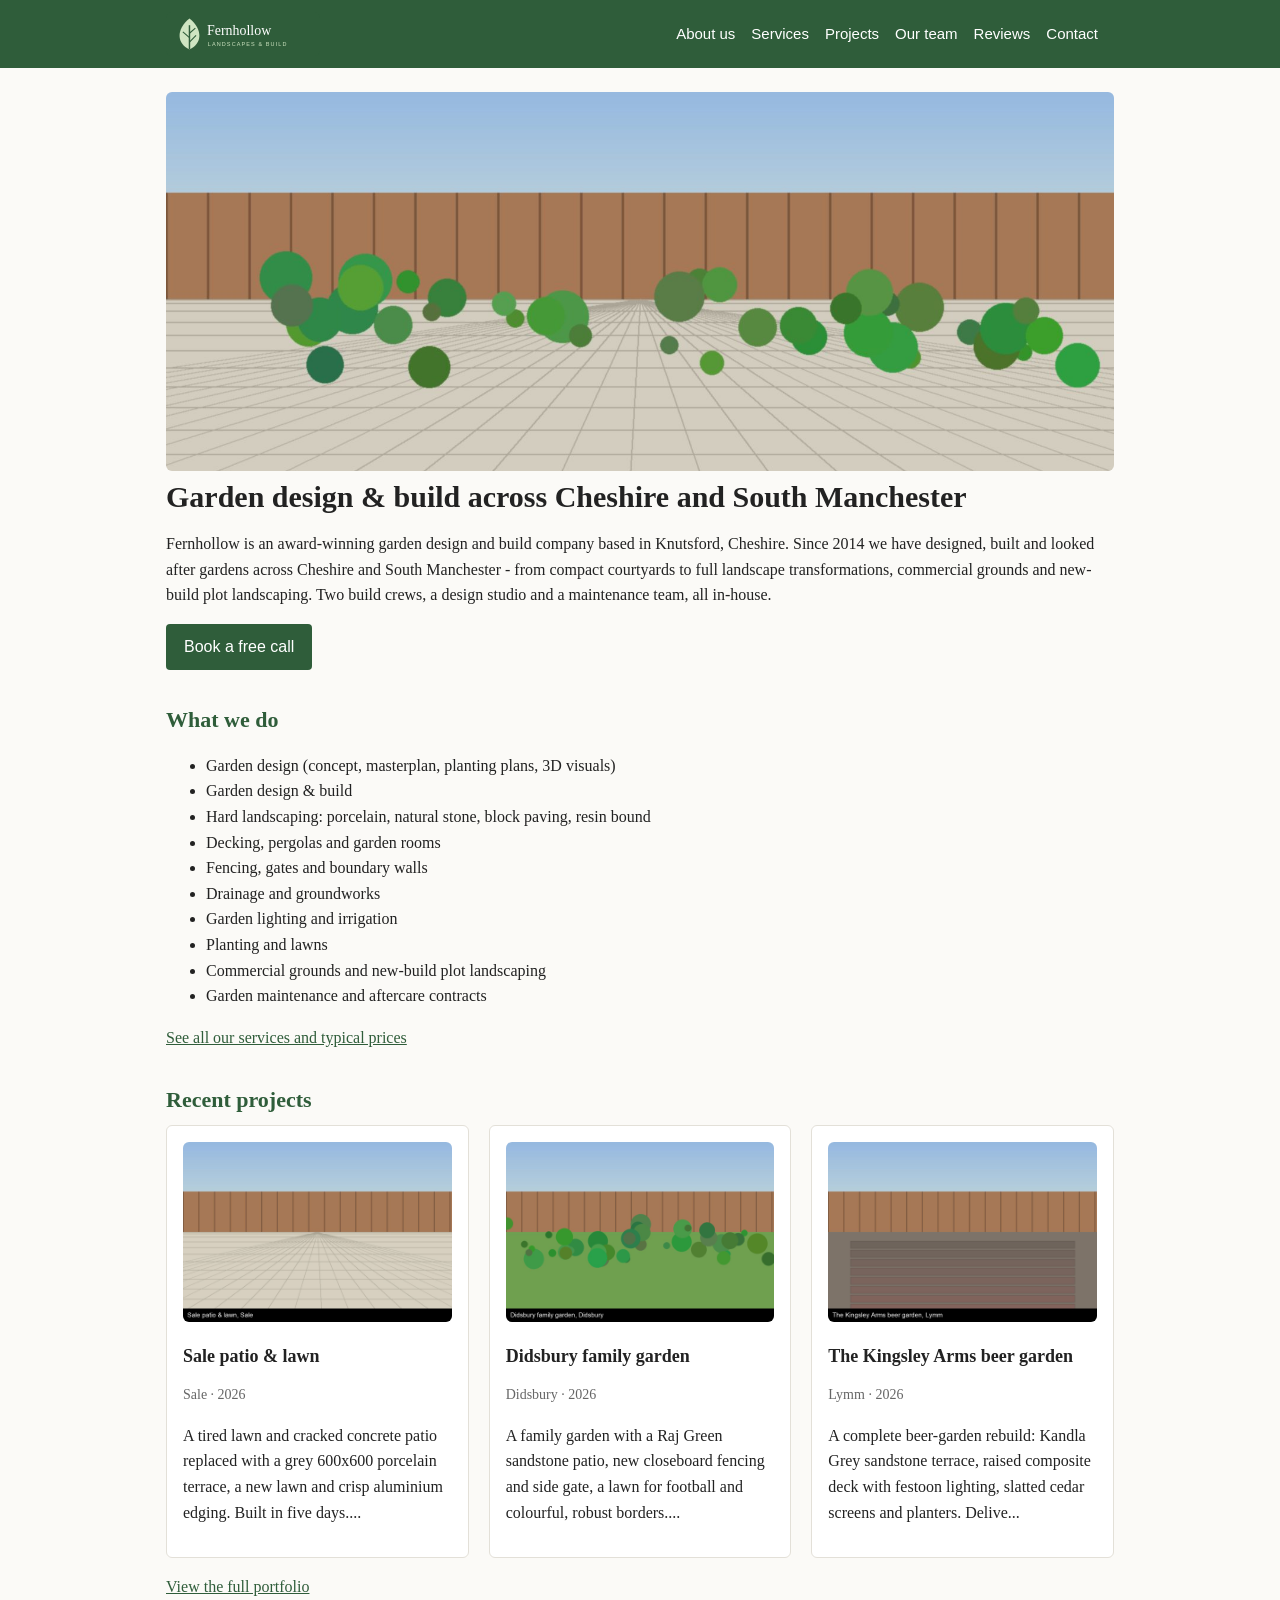
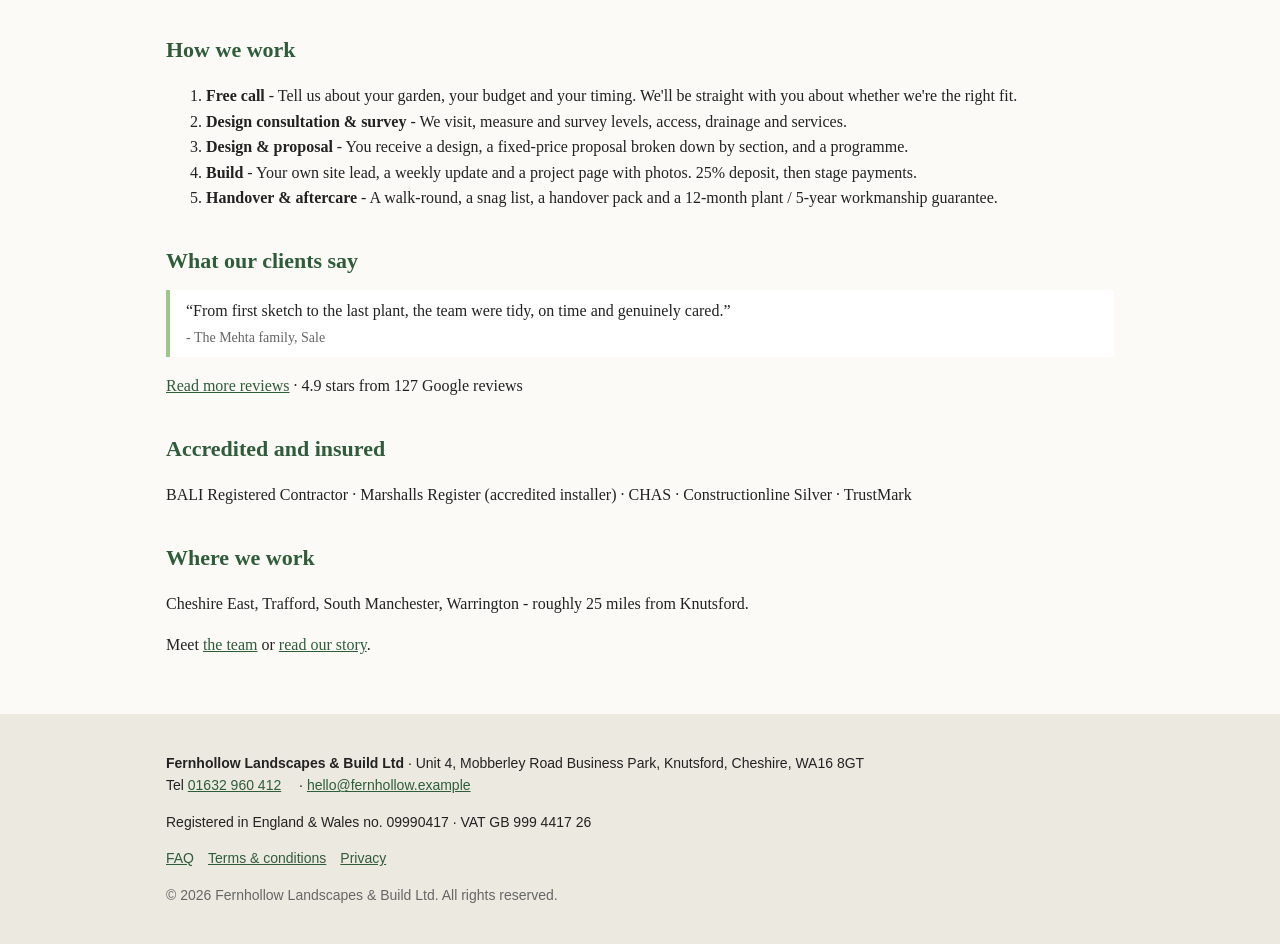
<file: index.html>
<!doctype html>
<html lang="en-GB">
<head>
<meta charset="utf-8">
<meta name="viewport" content="width=device-width, initial-scale=1">
<title>Garden Design &amp; Build in Cheshire | Fernhollow Landscapes</title>
<meta name="description" content="Award-winning garden design and build in Knutsford, Cheshire and South Manchester. Patios, planting, pergolas, garden rooms and maintenance.">
<link rel="icon" href="images/fernhollow-icon.png">
<link rel="apple-touch-icon" href="images/fernhollow-icon.png">
<link rel="stylesheet" href="style.css">
</head>
<body>
<header><div class="wrap">
<a href="./"><img src="images/fernhollow-logo.svg" alt="Fernhollow Landscapes &amp; Build logo"></a>
<nav><a href="about.html">About us</a><a href="services.html">Services</a><a href="projects.html">Projects</a><a href="team.html">Our team</a><a href="testimonials.html">Reviews</a><a href="contact.html">Contact</a></nav>
</div></header>
<main><div class="wrap">

<img class="photo" src="images/hero.jpg" alt="A Fernhollow garden: sandstone terrace, lawn and naturalistic planting" loading="lazy">
<h1>Garden design &amp; build across Cheshire and South Manchester</h1>
<p>Fernhollow is an award-winning garden design and build company based in Knutsford, Cheshire. Since 2014 we have designed, built and looked after gardens across Cheshire and South Manchester - from compact courtyards to full landscape transformations, commercial grounds and new-build plot landscaping. Two build crews, a design studio and a maintenance team, all in-house.</p>
<p><a class="cta" href="contact.html">Book a free call</a></p>

<h2>What we do</h2>
<ul><li>Garden design (concept, masterplan, planting plans, 3D visuals)</li><li>Garden design &amp; build</li><li>Hard landscaping: porcelain, natural stone, block paving, resin bound</li><li>Decking, pergolas and garden rooms</li><li>Fencing, gates and boundary walls</li><li>Drainage and groundworks</li><li>Garden lighting and irrigation</li><li>Planting and lawns</li><li>Commercial grounds and new-build plot landscaping</li><li>Garden maintenance and aftercare contracts</li></ul>
<p><a href="services.html">See all our services and typical prices</a></p>

<h2>Recent projects</h2>
<div class="grid"><div class="card"><img class="photo" src="images/project-1.jpg" alt="Sale patio &amp; lawn" loading="lazy"><h3>Sale patio &amp; lawn</h3><p class="muted">Sale &middot; 2026</p><p>A tired lawn and cracked concrete patio replaced with a grey 600x600 porcelain terrace, a new lawn and crisp aluminium edging. Built in five days....</p></div><div class="card"><img class="photo" src="images/project-2.jpg" alt="Didsbury family garden" loading="lazy"><h3>Didsbury family garden</h3><p class="muted">Didsbury &middot; 2026</p><p>A family garden with a Raj Green sandstone patio, new closeboard fencing and side gate, a lawn for football and colourful, robust borders....</p></div><div class="card"><img class="photo" src="images/project-3.jpg" alt="The Kingsley Arms beer garden" loading="lazy"><h3>The Kingsley Arms beer garden</h3><p class="muted">Lymm &middot; 2026</p><p>A complete beer-garden rebuild: Kandla Grey sandstone terrace, raised composite deck with festoon lighting, slatted cedar screens and planters. Delive...</p></div></div>
<p><a href="projects.html">View the full portfolio</a></p>

<h2>How we work</h2>
<ol><li><strong>Free call</strong> - Tell us about your garden, your budget and your timing. We&#x27;ll be straight with you about whether we&#x27;re the right fit.</li><li><strong>Design consultation &amp; survey</strong> - We visit, measure and survey levels, access, drainage and services.</li><li><strong>Design &amp; proposal</strong> - You receive a design, a fixed-price proposal broken down by section, and a programme.</li><li><strong>Build</strong> - Your own site lead, a weekly update and a project page with photos. 25% deposit, then stage payments.</li><li><strong>Handover &amp; aftercare</strong> - A walk-round, a snag list, a handover pack and a 12-month plant / 5-year workmanship guarantee.</li></ol>

<h2>What our clients say</h2>
<blockquote>&ldquo;From first sketch to the last plant, the team were tidy, on time and genuinely cared.&rdquo;<br><span class="muted">- The Mehta family, Sale</span></blockquote>
<p><a href="testimonials.html">Read more reviews</a> &middot; 4.9 stars from 127 Google reviews</p>

<h2>Accredited and insured</h2>
<p>BALI Registered Contractor &middot; Marshalls Register (accredited installer) &middot; CHAS &middot; Constructionline Silver &middot; TrustMark</p>

<h2>Where we work</h2>
<p>Cheshire East, Trafford, South Manchester, Warrington - roughly 25 miles from Knutsford.</p>
<p>Meet <a href="team.html">the team</a> or <a href="about.html">read our story</a>.</p>

</div></main>
<footer><div class="wrap">
<p><strong>Fernhollow Landscapes &amp; Build Ltd</strong> &middot; Unit 4, Mobberley Road Business Park, Knutsford, Cheshire, WA16 8GT<br>
Tel <a href="tel:01632960412">01632 960 412</a> &middot; <a href="mailto:hello@fernhollow.example">hello@fernhollow.example</a></p>
<p>Registered in England &amp; Wales no. 09990417 &middot; VAT GB 999 4417 26</p>
<p><a href="faq.html">FAQ</a><a href="terms.html">Terms &amp; conditions</a><a href="privacy.html">Privacy</a></p>
<p class="muted">&copy; 2026 Fernhollow Landscapes &amp; Build Ltd. All rights reserved.</p>
</div></footer>
</body>
</html>
</file>
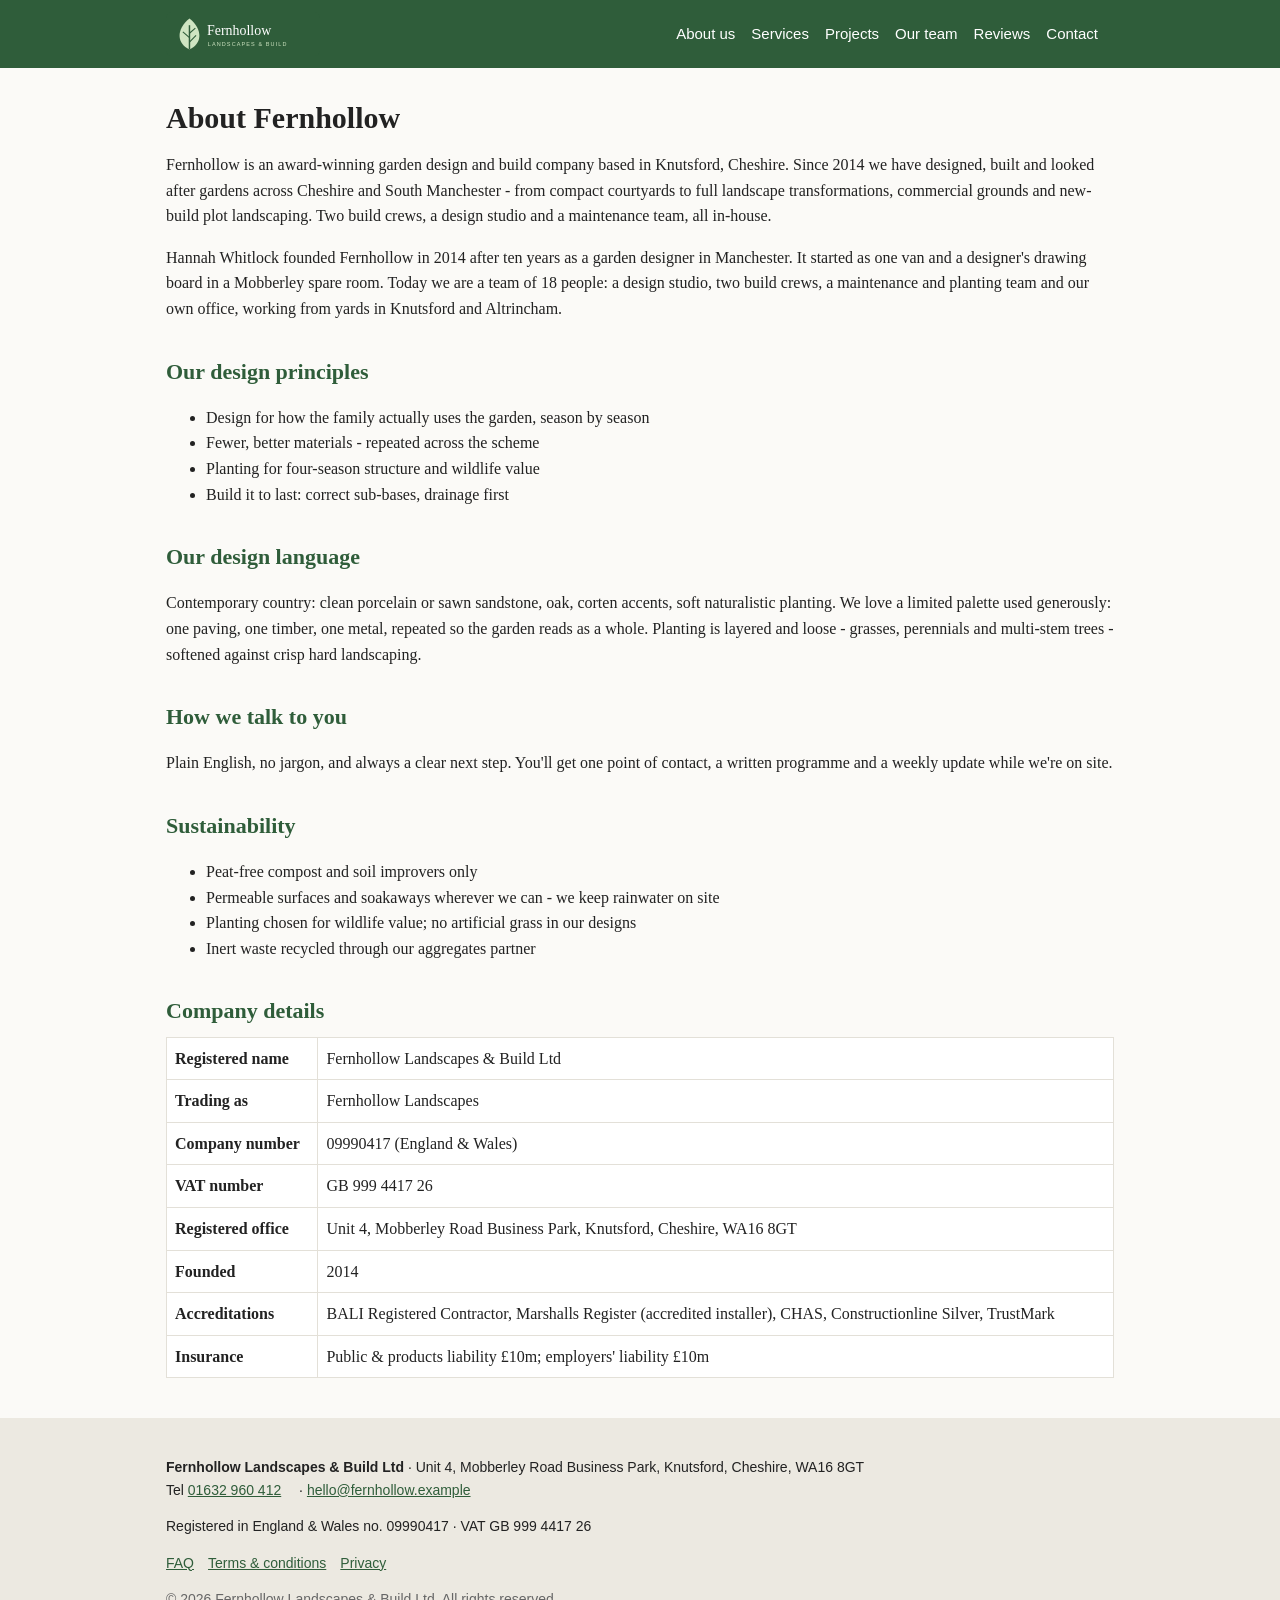
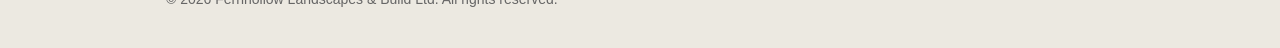
<file: about.html>
<!doctype html>
<html lang="en-GB">
<head>
<meta charset="utf-8">
<meta name="viewport" content="width=device-width, initial-scale=1">
<title>About us | Fernhollow Landscapes</title>
<meta name="description" content="The story, design principles and company details of Fernhollow Landscapes &amp; Build, Knutsford.">
<link rel="icon" href="images/fernhollow-icon.png">
<link rel="apple-touch-icon" href="images/fernhollow-icon.png">
<link rel="stylesheet" href="style.css">
</head>
<body>
<header><div class="wrap">
<a href="./"><img src="images/fernhollow-logo.svg" alt="Fernhollow Landscapes &amp; Build logo"></a>
<nav><a href="about.html" aria-current=page>About us</a><a href="services.html">Services</a><a href="projects.html">Projects</a><a href="team.html">Our team</a><a href="testimonials.html">Reviews</a><a href="contact.html">Contact</a></nav>
</div></header>
<main><div class="wrap">

<h1>About Fernhollow</h1>
<p>Fernhollow is an award-winning garden design and build company based in Knutsford, Cheshire. Since 2014 we have designed, built and looked after gardens across Cheshire and South Manchester - from compact courtyards to full landscape transformations, commercial grounds and new-build plot landscaping. Two build crews, a design studio and a maintenance team, all in-house.</p>
<p>Hannah Whitlock founded Fernhollow in 2014 after ten years as a garden designer in Manchester. It started as one van and a designer's drawing board in a Mobberley spare room. Today we are a team of 18 people: a design studio, two build crews, a maintenance and planting team and our own office, working from yards in Knutsford and Altrincham.</p>

<h2>Our design principles</h2>
<ul><li>Design for how the family actually uses the garden, season by season</li><li>Fewer, better materials - repeated across the scheme</li><li>Planting for four-season structure and wildlife value</li><li>Build it to last: correct sub-bases, drainage first</li></ul>

<h2>Our design language</h2>
<p>Contemporary country: clean porcelain or sawn sandstone, oak, corten accents, soft naturalistic planting. We love a limited palette used generously: one paving, one timber, one metal, repeated so the garden reads as a whole. Planting is layered and loose - grasses, perennials and multi-stem trees - softened against crisp hard landscaping.</p>

<h2>How we talk to you</h2>
<p>Plain English, no jargon, and always a clear next step. You'll get one point of contact, a written programme and a weekly update while we're on site.</p>

<h2>Sustainability</h2>
<ul>
<li>Peat-free compost and soil improvers only</li>
<li>Permeable surfaces and soakaways wherever we can - we keep rainwater on site</li>
<li>Planting chosen for wildlife value; no artificial grass in our designs</li>
<li>Inert waste recycled through our aggregates partner</li>
</ul>

<h2>Company details</h2>
<table>
<tr><th>Registered name</th><td>Fernhollow Landscapes &amp; Build Ltd</td></tr>
<tr><th>Trading as</th><td>Fernhollow Landscapes</td></tr>
<tr><th>Company number</th><td>09990417 (England &amp; Wales)</td></tr>
<tr><th>VAT number</th><td>GB 999 4417 26</td></tr>
<tr><th>Registered office</th><td>Unit 4, Mobberley Road Business Park, Knutsford, Cheshire, WA16 8GT</td></tr>
<tr><th>Founded</th><td>2014</td></tr>
<tr><th>Accreditations</th><td>BALI Registered Contractor, Marshalls Register (accredited installer), CHAS, Constructionline Silver, TrustMark</td></tr>
<tr><th>Insurance</th><td>Public &amp; products liability £10m; employers' liability £10m</td></tr>
</table>

</div></main>
<footer><div class="wrap">
<p><strong>Fernhollow Landscapes &amp; Build Ltd</strong> &middot; Unit 4, Mobberley Road Business Park, Knutsford, Cheshire, WA16 8GT<br>
Tel <a href="tel:01632960412">01632 960 412</a> &middot; <a href="mailto:hello@fernhollow.example">hello@fernhollow.example</a></p>
<p>Registered in England &amp; Wales no. 09990417 &middot; VAT GB 999 4417 26</p>
<p><a href="faq.html">FAQ</a><a href="terms.html">Terms &amp; conditions</a><a href="privacy.html">Privacy</a></p>
<p class="muted">&copy; 2026 Fernhollow Landscapes &amp; Build Ltd. All rights reserved.</p>
</div></footer>
</body>
</html>
</file>
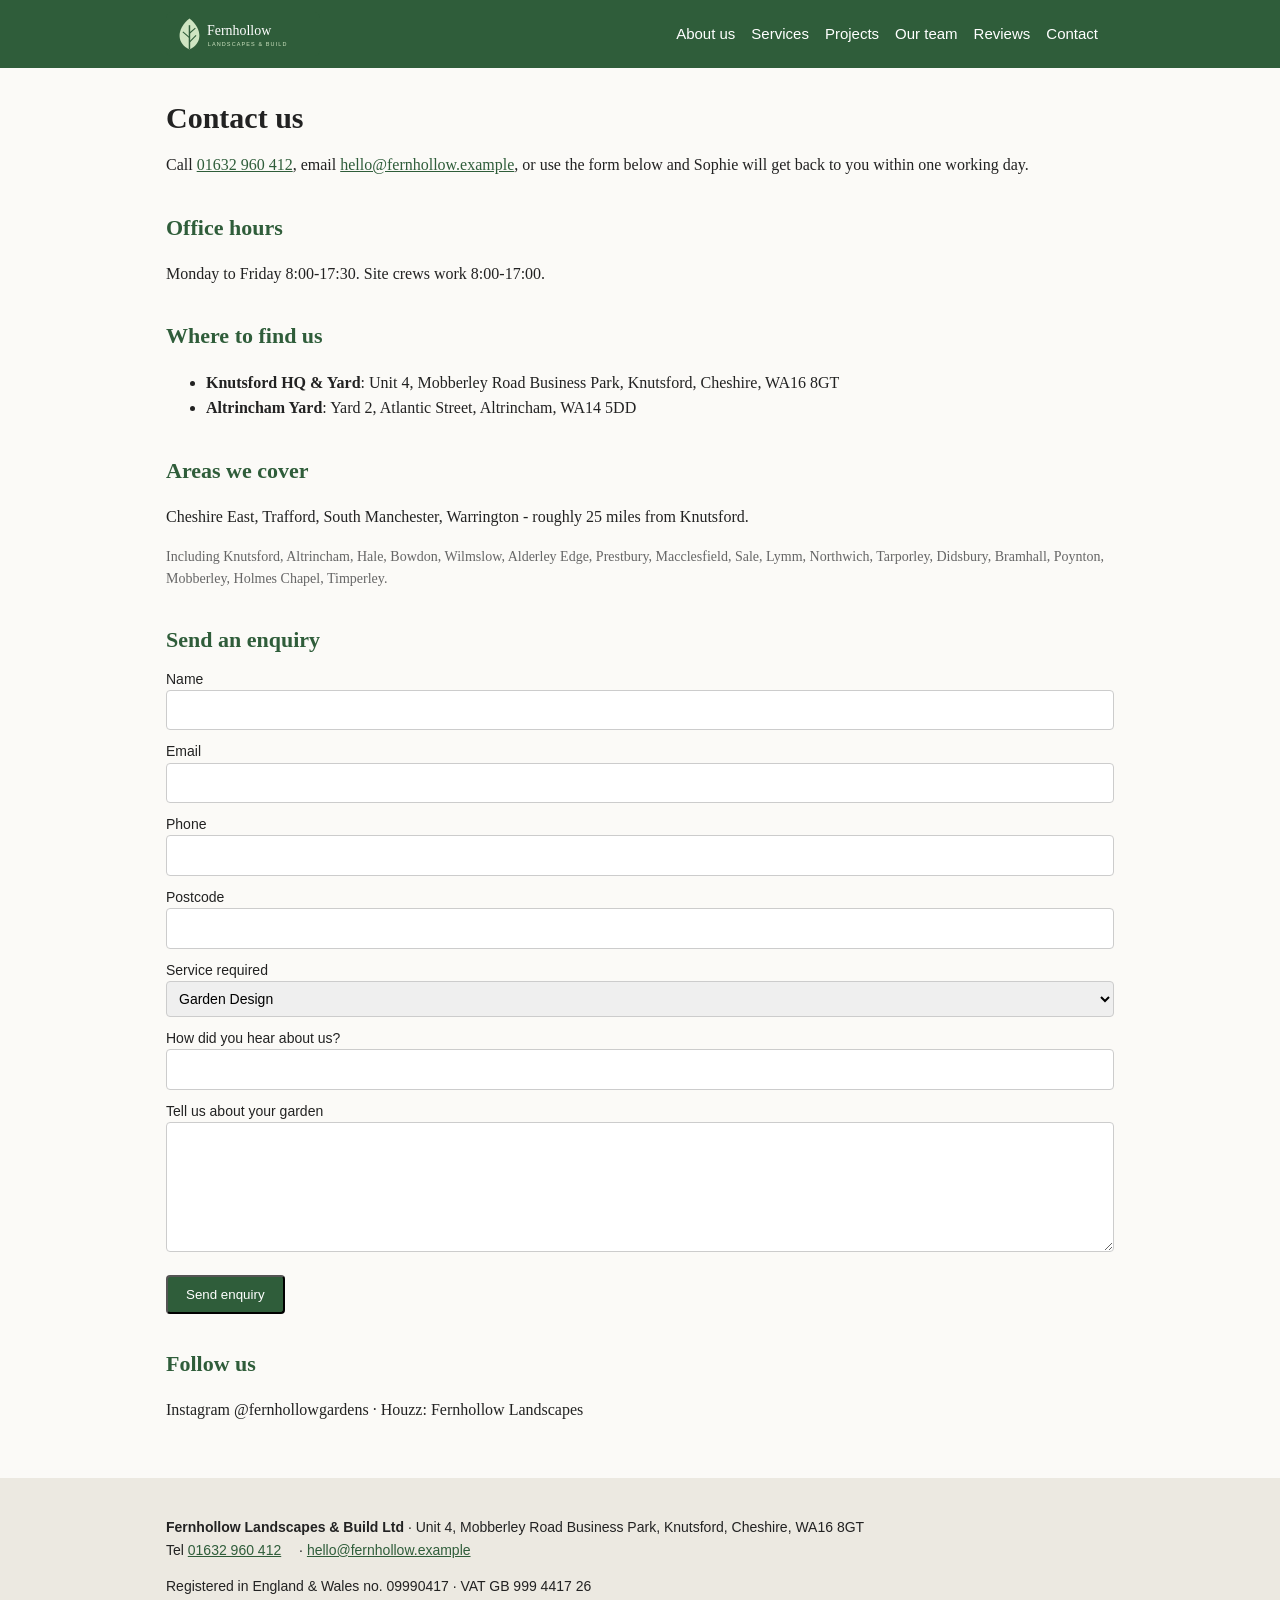
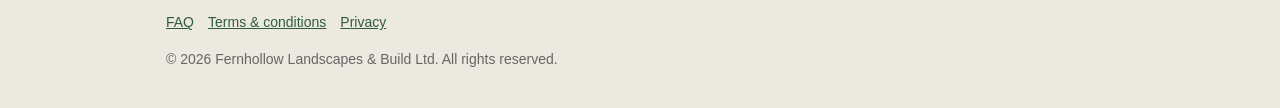
<file: contact.html>
<!doctype html>
<html lang="en-GB">
<head>
<meta charset="utf-8">
<meta name="viewport" content="width=device-width, initial-scale=1">
<title>Contact | Fernhollow Landscapes</title>
<meta name="description" content="Contact Fernhollow Landscapes &amp; Build: phone, email, address, office hours and areas covered.">
<link rel="icon" href="images/fernhollow-icon.png">
<link rel="apple-touch-icon" href="images/fernhollow-icon.png">
<link rel="stylesheet" href="style.css">
</head>
<body>
<header><div class="wrap">
<a href="./"><img src="images/fernhollow-logo.svg" alt="Fernhollow Landscapes &amp; Build logo"></a>
<nav><a href="about.html">About us</a><a href="services.html">Services</a><a href="projects.html">Projects</a><a href="team.html">Our team</a><a href="testimonials.html">Reviews</a><a href="contact.html" aria-current=page>Contact</a></nav>
</div></header>
<main><div class="wrap">

<h1>Contact us</h1>
<p>Call <a href="tel:01632960412">01632 960 412</a>, email <a href="mailto:hello@fernhollow.example">hello@fernhollow.example</a>, or use the form below and Sophie will get back to you within one working day.</p>
<h2>Office hours</h2>
<p>Monday to Friday 8:00-17:30. Site crews work 8:00-17:00.</p>
<h2>Where to find us</h2>
<ul><li><strong>Knutsford HQ &amp; Yard</strong>: Unit 4, Mobberley Road Business Park, Knutsford, Cheshire, WA16 8GT</li><li><strong>Altrincham Yard</strong>: Yard 2, Atlantic Street, Altrincham, WA14 5DD</li></ul>
<h2>Areas we cover</h2>
<p>Cheshire East, Trafford, South Manchester, Warrington - roughly 25 miles from Knutsford.</p>
<p class="muted">Including Knutsford, Altrincham, Hale, Bowdon, Wilmslow, Alderley Edge, Prestbury, Macclesfield, Sale, Lymm, Northwich, Tarporley, Didsbury, Bramhall, Poynton, Mobberley, Holmes Chapel, Timperley.</p>
<h2>Send an enquiry</h2>
<form action="mailto:hello@fernhollow.example" method="post" enctype="text/plain">
<label>Name <input name="name" required></label>
<label>Email <input name="email" type="email" required></label>
<label>Phone <input name="phone"></label>
<label>Postcode <input name="postcode"></label>
<label>Service required <select name="service"><option>Garden Design</option><option>Garden Landscaping</option><option>Garden Design &amp; Build</option><option>Garden Aftercare</option></select></label>
<label>How did you hear about us? <input name="heard"></label>
<label>Tell us about your garden <textarea name="message" rows="5"></textarea></label>
<p><button class="cta" type="submit">Send enquiry</button></p>
</form>
<h2>Follow us</h2>
<p>Instagram @fernhollowgardens &middot; Houzz: Fernhollow Landscapes</p>

</div></main>
<footer><div class="wrap">
<p><strong>Fernhollow Landscapes &amp; Build Ltd</strong> &middot; Unit 4, Mobberley Road Business Park, Knutsford, Cheshire, WA16 8GT<br>
Tel <a href="tel:01632960412">01632 960 412</a> &middot; <a href="mailto:hello@fernhollow.example">hello@fernhollow.example</a></p>
<p>Registered in England &amp; Wales no. 09990417 &middot; VAT GB 999 4417 26</p>
<p><a href="faq.html">FAQ</a><a href="terms.html">Terms &amp; conditions</a><a href="privacy.html">Privacy</a></p>
<p class="muted">&copy; 2026 Fernhollow Landscapes &amp; Build Ltd. All rights reserved.</p>
</div></footer>
</body>
</html>
</file>
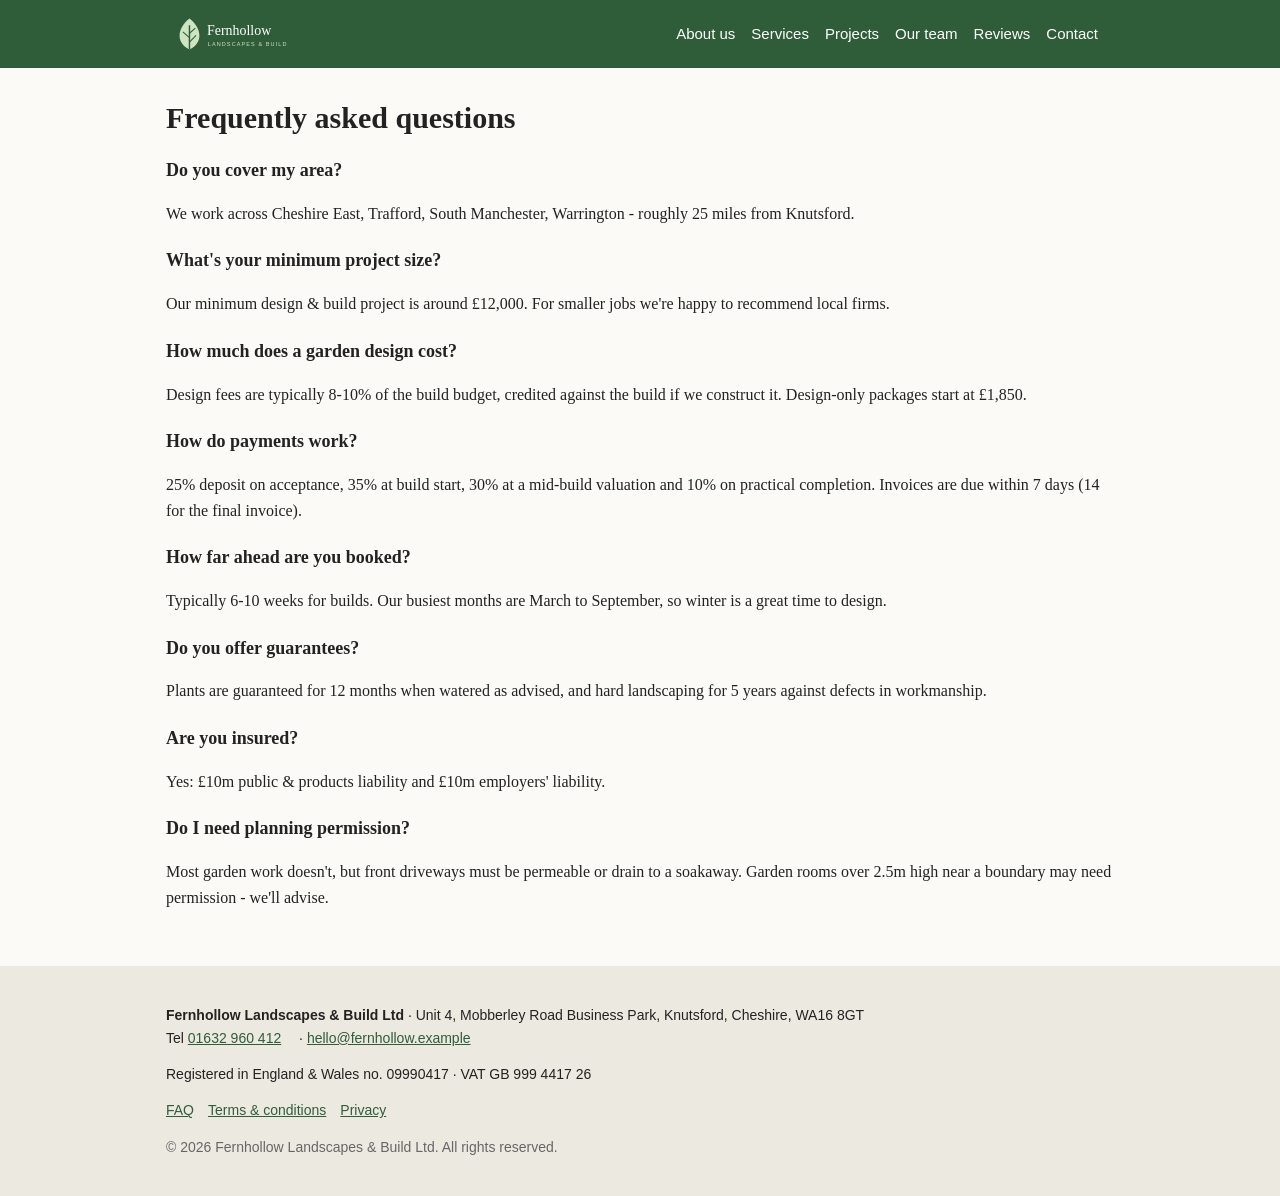
<file: faq.html>
<!doctype html>
<html lang="en-GB">
<head>
<meta charset="utf-8">
<meta name="viewport" content="width=device-width, initial-scale=1">
<title>FAQ | Fernhollow Landscapes</title>
<meta name="description" content="Answers to common questions about garden design and build with Fernhollow.">
<link rel="icon" href="images/fernhollow-icon.png">
<link rel="apple-touch-icon" href="images/fernhollow-icon.png">
<link rel="stylesheet" href="style.css">
</head>
<body>
<header><div class="wrap">
<a href="./"><img src="images/fernhollow-logo.svg" alt="Fernhollow Landscapes &amp; Build logo"></a>
<nav><a href="about.html">About us</a><a href="services.html">Services</a><a href="projects.html">Projects</a><a href="team.html">Our team</a><a href="testimonials.html">Reviews</a><a href="contact.html">Contact</a></nav>
</div></header>
<main><div class="wrap">
<h1>Frequently asked questions</h1><h3>Do you cover my area?</h3><p>We work across Cheshire East, Trafford, South Manchester, Warrington - roughly 25 miles from Knutsford.</p><h3>What&#x27;s your minimum project size?</h3><p>Our minimum design &amp; build project is around £12,000. For smaller jobs we&#x27;re happy to recommend local firms.</p><h3>How much does a garden design cost?</h3><p>Design fees are typically 8-10% of the build budget, credited against the build if we construct it. Design-only packages start at £1,850.</p><h3>How do payments work?</h3><p>25% deposit on acceptance, 35% at build start, 30% at a mid-build valuation and 10% on practical completion. Invoices are due within 7 days (14 for the final invoice).</p><h3>How far ahead are you booked?</h3><p>Typically 6-10 weeks for builds. Our busiest months are March to September, so winter is a great time to design.</p><h3>Do you offer guarantees?</h3><p>Plants are guaranteed for 12 months when watered as advised, and hard landscaping for 5 years against defects in workmanship.</p><h3>Are you insured?</h3><p>Yes: £10m public &amp; products liability and £10m employers&#x27; liability.</p><h3>Do I need planning permission?</h3><p>Most garden work doesn&#x27;t, but front driveways must be permeable or drain to a soakaway. Garden rooms over 2.5m high near a boundary may need permission - we&#x27;ll advise.</p>
</div></main>
<footer><div class="wrap">
<p><strong>Fernhollow Landscapes &amp; Build Ltd</strong> &middot; Unit 4, Mobberley Road Business Park, Knutsford, Cheshire, WA16 8GT<br>
Tel <a href="tel:01632960412">01632 960 412</a> &middot; <a href="mailto:hello@fernhollow.example">hello@fernhollow.example</a></p>
<p>Registered in England &amp; Wales no. 09990417 &middot; VAT GB 999 4417 26</p>
<p><a href="faq.html">FAQ</a><a href="terms.html">Terms &amp; conditions</a><a href="privacy.html">Privacy</a></p>
<p class="muted">&copy; 2026 Fernhollow Landscapes &amp; Build Ltd. All rights reserved.</p>
</div></footer>
</body>
</html>
</file>
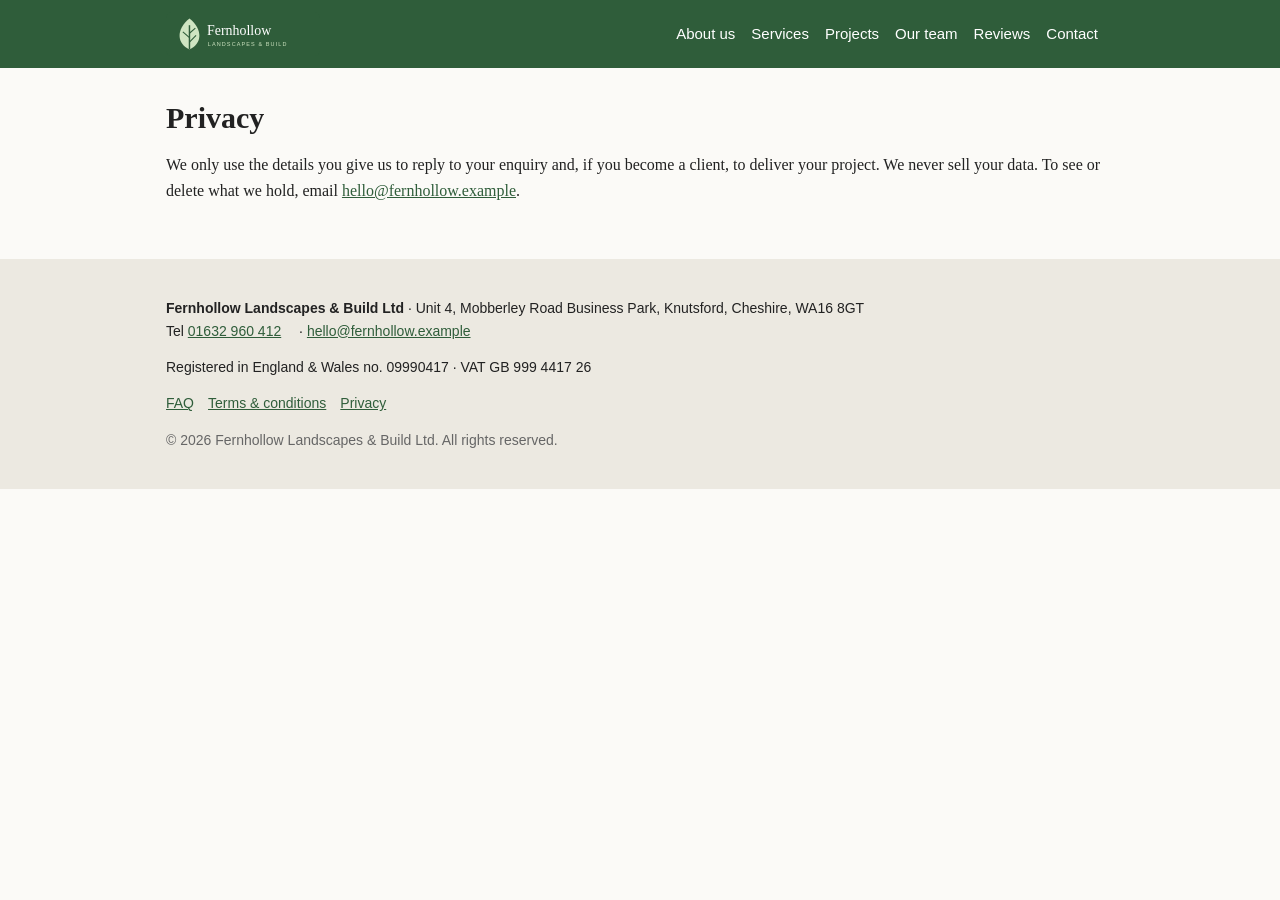
<file: privacy.html>
<!doctype html>
<html lang="en-GB">
<head>
<meta charset="utf-8">
<meta name="viewport" content="width=device-width, initial-scale=1">
<title>Privacy | Fernhollow Landscapes</title>
<meta name="description" content="How Fernhollow uses your personal data.">
<link rel="icon" href="images/fernhollow-icon.png">
<link rel="apple-touch-icon" href="images/fernhollow-icon.png">
<link rel="stylesheet" href="style.css">
</head>
<body>
<header><div class="wrap">
<a href="./"><img src="images/fernhollow-logo.svg" alt="Fernhollow Landscapes &amp; Build logo"></a>
<nav><a href="about.html">About us</a><a href="services.html">Services</a><a href="projects.html">Projects</a><a href="team.html">Our team</a><a href="testimonials.html">Reviews</a><a href="contact.html">Contact</a></nav>
</div></header>
<main><div class="wrap">
<h1>Privacy</h1>
<p>We only use the details you give us to reply to your enquiry and, if you become a client, to deliver your project. We never sell your data. To see or delete what we hold, email <a href="mailto:hello@fernhollow.example">hello@fernhollow.example</a>.</p>
</div></main>
<footer><div class="wrap">
<p><strong>Fernhollow Landscapes &amp; Build Ltd</strong> &middot; Unit 4, Mobberley Road Business Park, Knutsford, Cheshire, WA16 8GT<br>
Tel <a href="tel:01632960412">01632 960 412</a> &middot; <a href="mailto:hello@fernhollow.example">hello@fernhollow.example</a></p>
<p>Registered in England &amp; Wales no. 09990417 &middot; VAT GB 999 4417 26</p>
<p><a href="faq.html">FAQ</a><a href="terms.html">Terms &amp; conditions</a><a href="privacy.html">Privacy</a></p>
<p class="muted">&copy; 2026 Fernhollow Landscapes &amp; Build Ltd. All rights reserved.</p>
</div></footer>
</body>
</html>
</file>
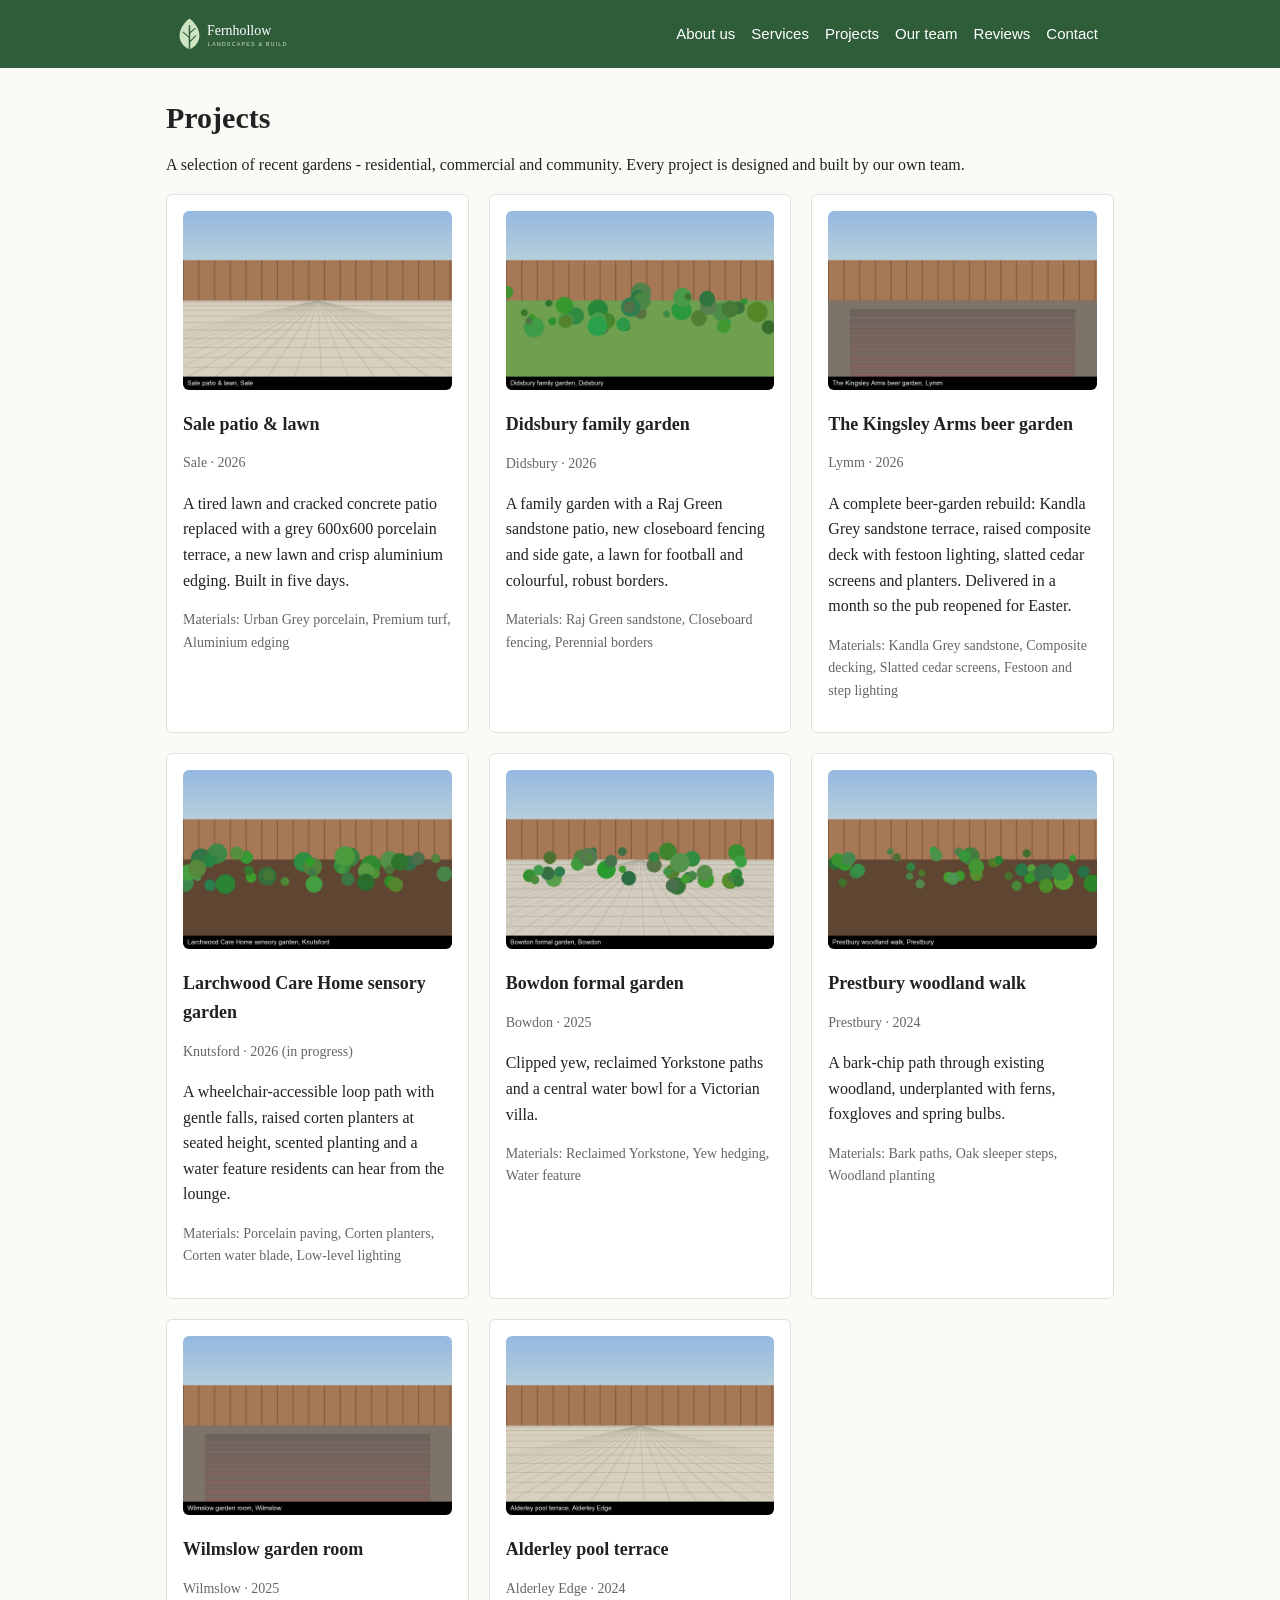
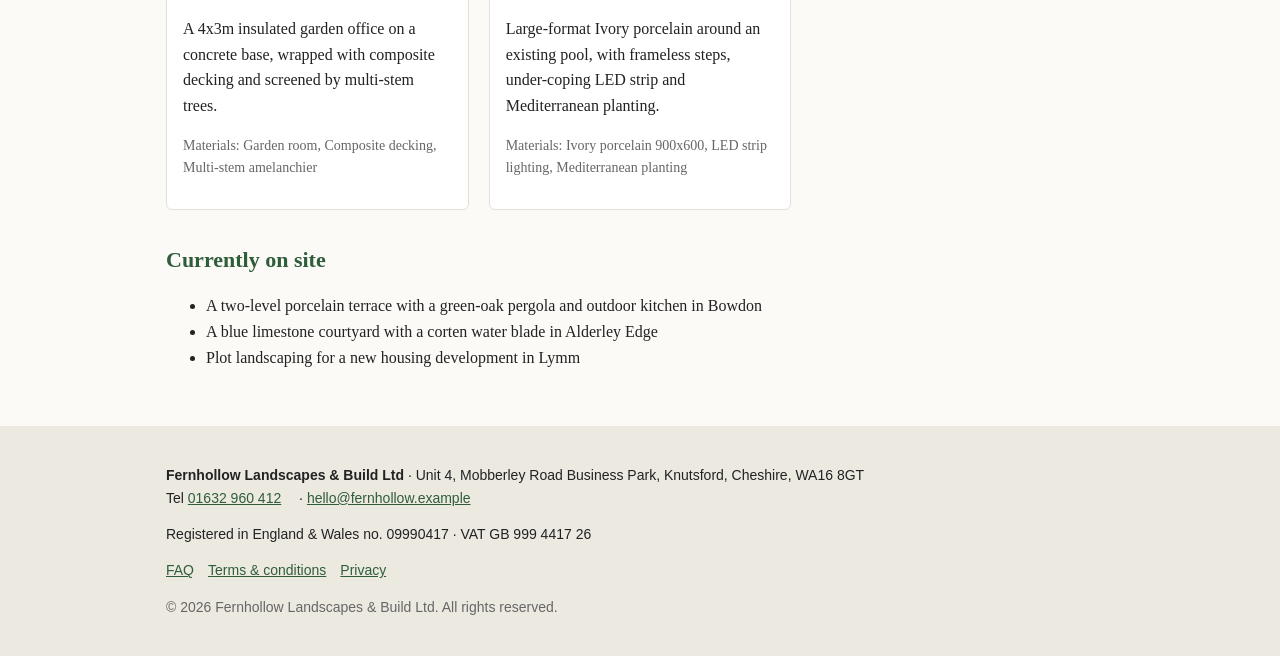
<file: projects.html>
<!doctype html>
<html lang="en-GB">
<head>
<meta charset="utf-8">
<meta name="viewport" content="width=device-width, initial-scale=1">
<title>Projects | Fernhollow Landscapes</title>
<meta name="description" content="Portfolio of garden design and build projects by Fernhollow across Cheshire and South Manchester.">
<link rel="icon" href="images/fernhollow-icon.png">
<link rel="apple-touch-icon" href="images/fernhollow-icon.png">
<link rel="stylesheet" href="style.css">
</head>
<body>
<header><div class="wrap">
<a href="./"><img src="images/fernhollow-logo.svg" alt="Fernhollow Landscapes &amp; Build logo"></a>
<nav><a href="about.html">About us</a><a href="services.html">Services</a><a href="projects.html" aria-current=page>Projects</a><a href="team.html">Our team</a><a href="testimonials.html">Reviews</a><a href="contact.html">Contact</a></nav>
</div></header>
<main><div class="wrap">

<h1>Projects</h1>
<p>A selection of recent gardens - residential, commercial and community. Every project is designed and built by our own team.</p>
<div class="grid"><div class="card"><img class="photo" src="images/project-1.jpg" alt="Sale patio &amp; lawn" loading="lazy"><h3>Sale patio &amp; lawn</h3><p class="muted">Sale &middot; 2026</p><p>A tired lawn and cracked concrete patio replaced with a grey 600x600 porcelain terrace, a new lawn and crisp aluminium edging. Built in five days.</p><p class="muted">Materials: Urban Grey porcelain, Premium turf, Aluminium edging</p></div><div class="card"><img class="photo" src="images/project-2.jpg" alt="Didsbury family garden" loading="lazy"><h3>Didsbury family garden</h3><p class="muted">Didsbury &middot; 2026</p><p>A family garden with a Raj Green sandstone patio, new closeboard fencing and side gate, a lawn for football and colourful, robust borders.</p><p class="muted">Materials: Raj Green sandstone, Closeboard fencing, Perennial borders</p></div><div class="card"><img class="photo" src="images/project-3.jpg" alt="The Kingsley Arms beer garden" loading="lazy"><h3>The Kingsley Arms beer garden</h3><p class="muted">Lymm &middot; 2026</p><p>A complete beer-garden rebuild: Kandla Grey sandstone terrace, raised composite deck with festoon lighting, slatted cedar screens and planters. Delivered in a month so the pub reopened for Easter.</p><p class="muted">Materials: Kandla Grey sandstone, Composite decking, Slatted cedar screens, Festoon and step lighting</p></div><div class="card"><img class="photo" src="images/project-4.jpg" alt="Larchwood Care Home sensory garden" loading="lazy"><h3>Larchwood Care Home sensory garden</h3><p class="muted">Knutsford &middot; 2026 (in progress)</p><p>A wheelchair-accessible loop path with gentle falls, raised corten planters at seated height, scented planting and a water feature residents can hear from the lounge.</p><p class="muted">Materials: Porcelain paving, Corten planters, Corten water blade, Low-level lighting</p></div><div class="card"><img class="photo" src="images/project-5.jpg" alt="Bowdon formal garden" loading="lazy"><h3>Bowdon formal garden</h3><p class="muted">Bowdon &middot; 2025</p><p>Clipped yew, reclaimed Yorkstone paths and a central water bowl for a Victorian villa.</p><p class="muted">Materials: Reclaimed Yorkstone, Yew hedging, Water feature</p></div><div class="card"><img class="photo" src="images/project-6.jpg" alt="Prestbury woodland walk" loading="lazy"><h3>Prestbury woodland walk</h3><p class="muted">Prestbury &middot; 2024</p><p>A bark-chip path through existing woodland, underplanted with ferns, foxgloves and spring bulbs.</p><p class="muted">Materials: Bark paths, Oak sleeper steps, Woodland planting</p></div><div class="card"><img class="photo" src="images/project-7.jpg" alt="Wilmslow garden room" loading="lazy"><h3>Wilmslow garden room</h3><p class="muted">Wilmslow &middot; 2025</p><p>A 4x3m insulated garden office on a concrete base, wrapped with composite decking and screened by multi-stem trees.</p><p class="muted">Materials: Garden room, Composite decking, Multi-stem amelanchier</p></div><div class="card"><img class="photo" src="images/project-8.jpg" alt="Alderley pool terrace" loading="lazy"><h3>Alderley pool terrace</h3><p class="muted">Alderley Edge &middot; 2024</p><p>Large-format Ivory porcelain around an existing pool, with frameless steps, under-coping LED strip and Mediterranean planting.</p><p class="muted">Materials: Ivory porcelain 900x600, LED strip lighting, Mediterranean planting</p></div></div>
<h2>Currently on site</h2>
<ul>
<li>A two-level porcelain terrace with a green-oak pergola and outdoor kitchen in Bowdon</li>
<li>A blue limestone courtyard with a corten water blade in Alderley Edge</li>
<li>Plot landscaping for a new housing development in Lymm</li>
</ul>

</div></main>
<footer><div class="wrap">
<p><strong>Fernhollow Landscapes &amp; Build Ltd</strong> &middot; Unit 4, Mobberley Road Business Park, Knutsford, Cheshire, WA16 8GT<br>
Tel <a href="tel:01632960412">01632 960 412</a> &middot; <a href="mailto:hello@fernhollow.example">hello@fernhollow.example</a></p>
<p>Registered in England &amp; Wales no. 09990417 &middot; VAT GB 999 4417 26</p>
<p><a href="faq.html">FAQ</a><a href="terms.html">Terms &amp; conditions</a><a href="privacy.html">Privacy</a></p>
<p class="muted">&copy; 2026 Fernhollow Landscapes &amp; Build Ltd. All rights reserved.</p>
</div></footer>
</body>
</html>
</file>
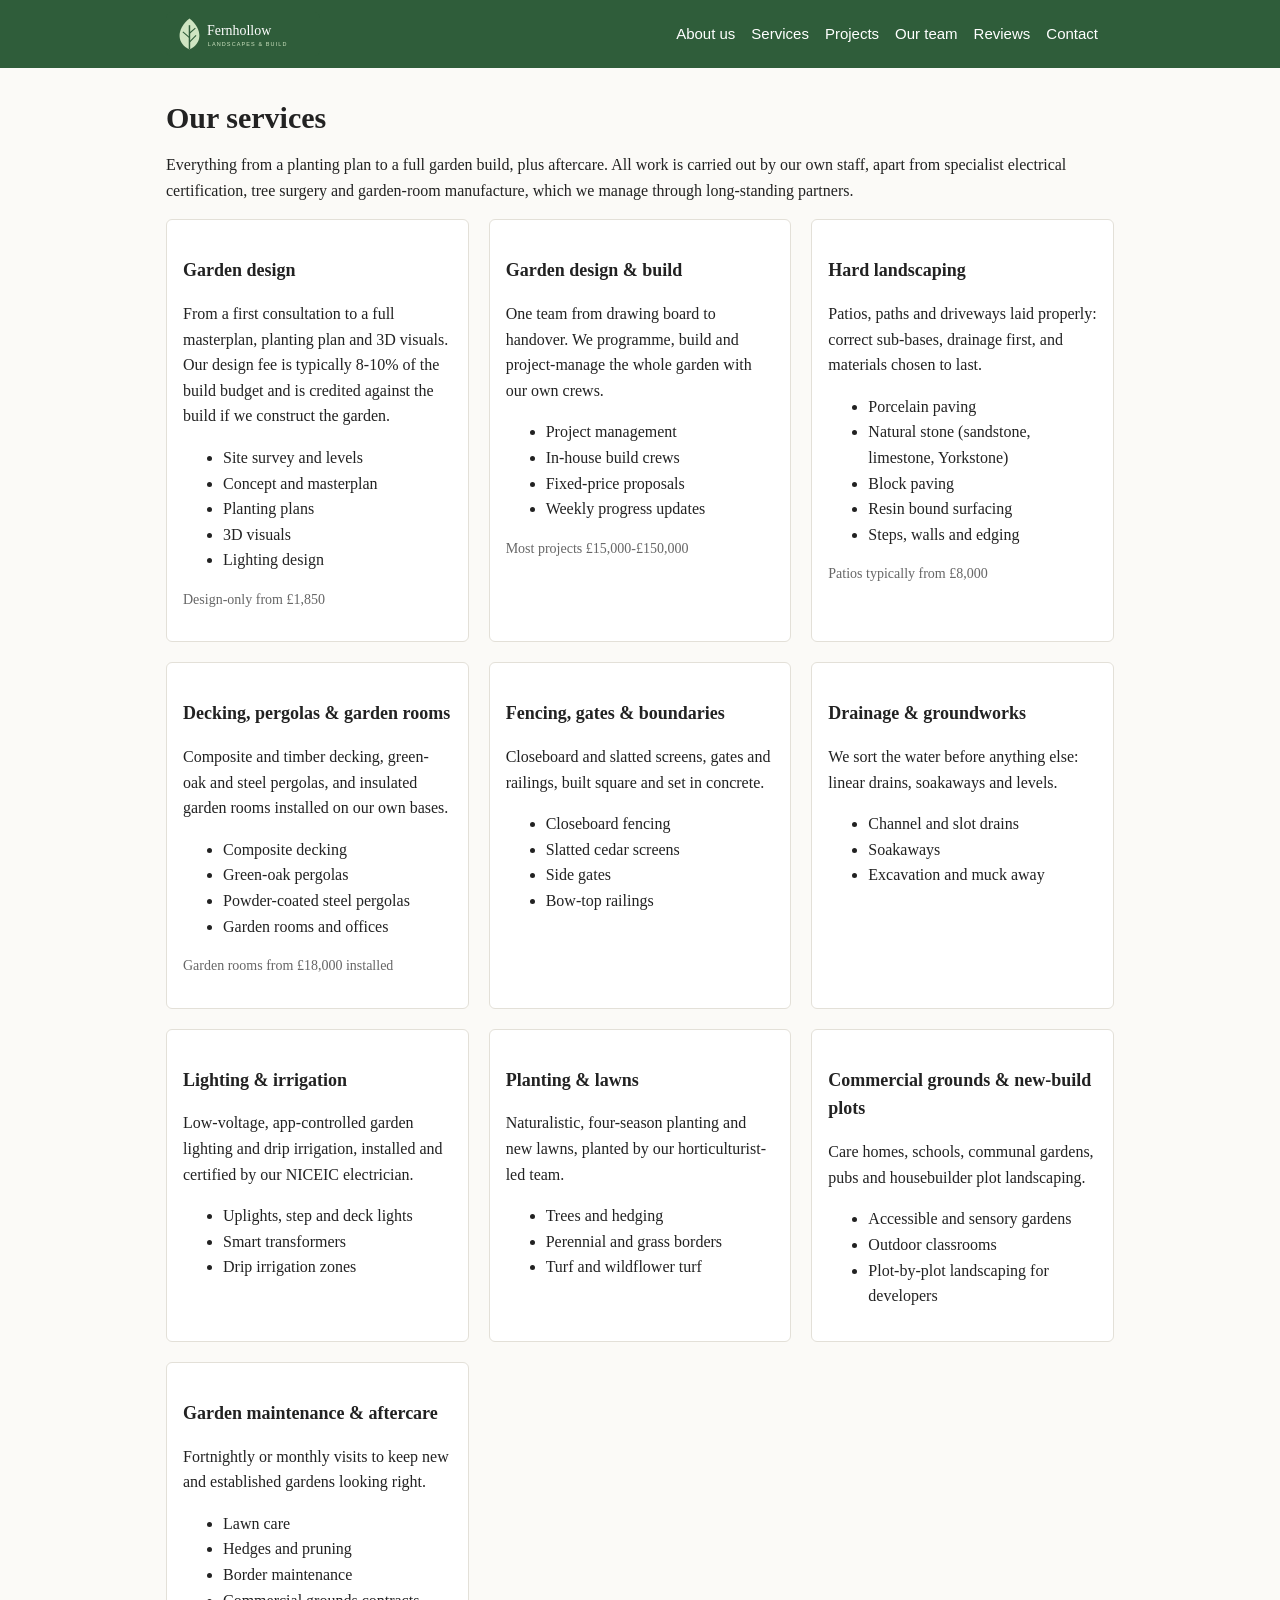
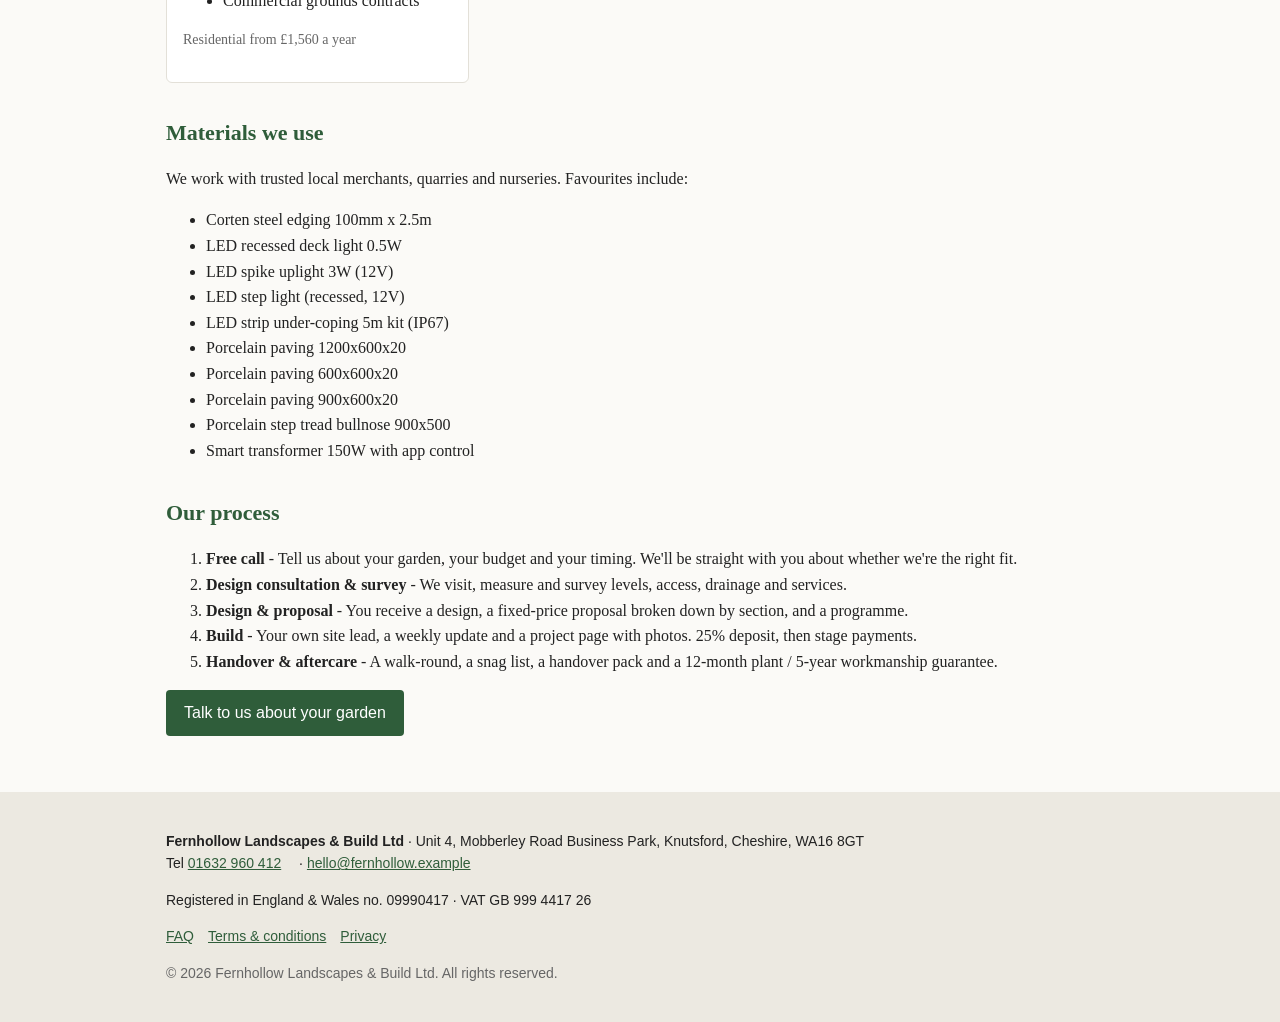
<file: services.html>
<!doctype html>
<html lang="en-GB">
<head>
<meta charset="utf-8">
<meta name="viewport" content="width=device-width, initial-scale=1">
<title>Services | Fernhollow Landscapes</title>
<meta name="description" content="Garden design, design &amp; build, hard landscaping, decking, pergolas, garden rooms, fencing, drainage, lighting, planting, commercial grounds and maintenance.">
<link rel="icon" href="images/fernhollow-icon.png">
<link rel="apple-touch-icon" href="images/fernhollow-icon.png">
<link rel="stylesheet" href="style.css">
</head>
<body>
<header><div class="wrap">
<a href="./"><img src="images/fernhollow-logo.svg" alt="Fernhollow Landscapes &amp; Build logo"></a>
<nav><a href="about.html">About us</a><a href="services.html" aria-current=page>Services</a><a href="projects.html">Projects</a><a href="team.html">Our team</a><a href="testimonials.html">Reviews</a><a href="contact.html">Contact</a></nav>
</div></header>
<main><div class="wrap">

<h1>Our services</h1>
<p>Everything from a planting plan to a full garden build, plus aftercare. All work is carried out by our own staff, apart from specialist electrical certification, tree surgery and garden-room manufacture, which we manage through long-standing partners.</p>
<div class="grid"><div class="card"><h3>Garden design</h3><p>From a first consultation to a full masterplan, planting plan and 3D visuals. Our design fee is typically 8-10% of the build budget and is credited against the build if we construct the garden.</p><ul><li>Site survey and levels</li><li>Concept and masterplan</li><li>Planting plans</li><li>3D visuals</li><li>Lighting design</li></ul><p class="muted">Design-only from £1,850</p></div><div class="card"><h3>Garden design &amp; build</h3><p>One team from drawing board to handover. We programme, build and project-manage the whole garden with our own crews.</p><ul><li>Project management</li><li>In-house build crews</li><li>Fixed-price proposals</li><li>Weekly progress updates</li></ul><p class="muted">Most projects £15,000-£150,000</p></div><div class="card"><h3>Hard landscaping</h3><p>Patios, paths and driveways laid properly: correct sub-bases, drainage first, and materials chosen to last.</p><ul><li>Porcelain paving</li><li>Natural stone (sandstone, limestone, Yorkstone)</li><li>Block paving</li><li>Resin bound surfacing</li><li>Steps, walls and edging</li></ul><p class="muted">Patios typically from £8,000</p></div><div class="card"><h3>Decking, pergolas &amp; garden rooms</h3><p>Composite and timber decking, green-oak and steel pergolas, and insulated garden rooms installed on our own bases.</p><ul><li>Composite decking</li><li>Green-oak pergolas</li><li>Powder-coated steel pergolas</li><li>Garden rooms and offices</li></ul><p class="muted">Garden rooms from £18,000 installed</p></div><div class="card"><h3>Fencing, gates &amp; boundaries</h3><p>Closeboard and slatted screens, gates and railings, built square and set in concrete.</p><ul><li>Closeboard fencing</li><li>Slatted cedar screens</li><li>Side gates</li><li>Bow-top railings</li></ul></div><div class="card"><h3>Drainage &amp; groundworks</h3><p>We sort the water before anything else: linear drains, soakaways and levels.</p><ul><li>Channel and slot drains</li><li>Soakaways</li><li>Excavation and muck away</li></ul></div><div class="card"><h3>Lighting &amp; irrigation</h3><p>Low-voltage, app-controlled garden lighting and drip irrigation, installed and certified by our NICEIC electrician.</p><ul><li>Uplights, step and deck lights</li><li>Smart transformers</li><li>Drip irrigation zones</li></ul></div><div class="card"><h3>Planting &amp; lawns</h3><p>Naturalistic, four-season planting and new lawns, planted by our horticulturist-led team.</p><ul><li>Trees and hedging</li><li>Perennial and grass borders</li><li>Turf and wildflower turf</li></ul></div><div class="card"><h3>Commercial grounds &amp; new-build plots</h3><p>Care homes, schools, communal gardens, pubs and housebuilder plot landscaping.</p><ul><li>Accessible and sensory gardens</li><li>Outdoor classrooms</li><li>Plot-by-plot landscaping for developers</li></ul></div><div class="card"><h3>Garden maintenance &amp; aftercare</h3><p>Fortnightly or monthly visits to keep new and established gardens looking right.</p><ul><li>Lawn care</li><li>Hedges and pruning</li><li>Border maintenance</li><li>Commercial grounds contracts</li></ul><p class="muted">Residential from £1,560 a year</p></div></div>

<h2>Materials we use</h2>
<p>We work with trusted local merchants, quarries and nurseries. Favourites include:</p>
<ul><li>Corten steel edging 100mm x 2.5m</li><li>LED recessed deck light 0.5W</li><li>LED spike uplight 3W (12V)</li><li>LED step light (recessed, 12V)</li><li>LED strip under-coping 5m kit (IP67)</li><li>Porcelain paving 1200x600x20</li><li>Porcelain paving 600x600x20</li><li>Porcelain paving 900x600x20</li><li>Porcelain step tread bullnose 900x500</li><li>Smart transformer 150W with app control</li></ul>

<h2>Our process</h2>
<ol><li><strong>Free call</strong> - Tell us about your garden, your budget and your timing. We&#x27;ll be straight with you about whether we&#x27;re the right fit.</li><li><strong>Design consultation &amp; survey</strong> - We visit, measure and survey levels, access, drainage and services.</li><li><strong>Design &amp; proposal</strong> - You receive a design, a fixed-price proposal broken down by section, and a programme.</li><li><strong>Build</strong> - Your own site lead, a weekly update and a project page with photos. 25% deposit, then stage payments.</li><li><strong>Handover &amp; aftercare</strong> - A walk-round, a snag list, a handover pack and a 12-month plant / 5-year workmanship guarantee.</li></ol>
<p><a class="cta" href="contact.html">Talk to us about your garden</a></p>

</div></main>
<footer><div class="wrap">
<p><strong>Fernhollow Landscapes &amp; Build Ltd</strong> &middot; Unit 4, Mobberley Road Business Park, Knutsford, Cheshire, WA16 8GT<br>
Tel <a href="tel:01632960412">01632 960 412</a> &middot; <a href="mailto:hello@fernhollow.example">hello@fernhollow.example</a></p>
<p>Registered in England &amp; Wales no. 09990417 &middot; VAT GB 999 4417 26</p>
<p><a href="faq.html">FAQ</a><a href="terms.html">Terms &amp; conditions</a><a href="privacy.html">Privacy</a></p>
<p class="muted">&copy; 2026 Fernhollow Landscapes &amp; Build Ltd. All rights reserved.</p>
</div></footer>
</body>
</html>
</file>
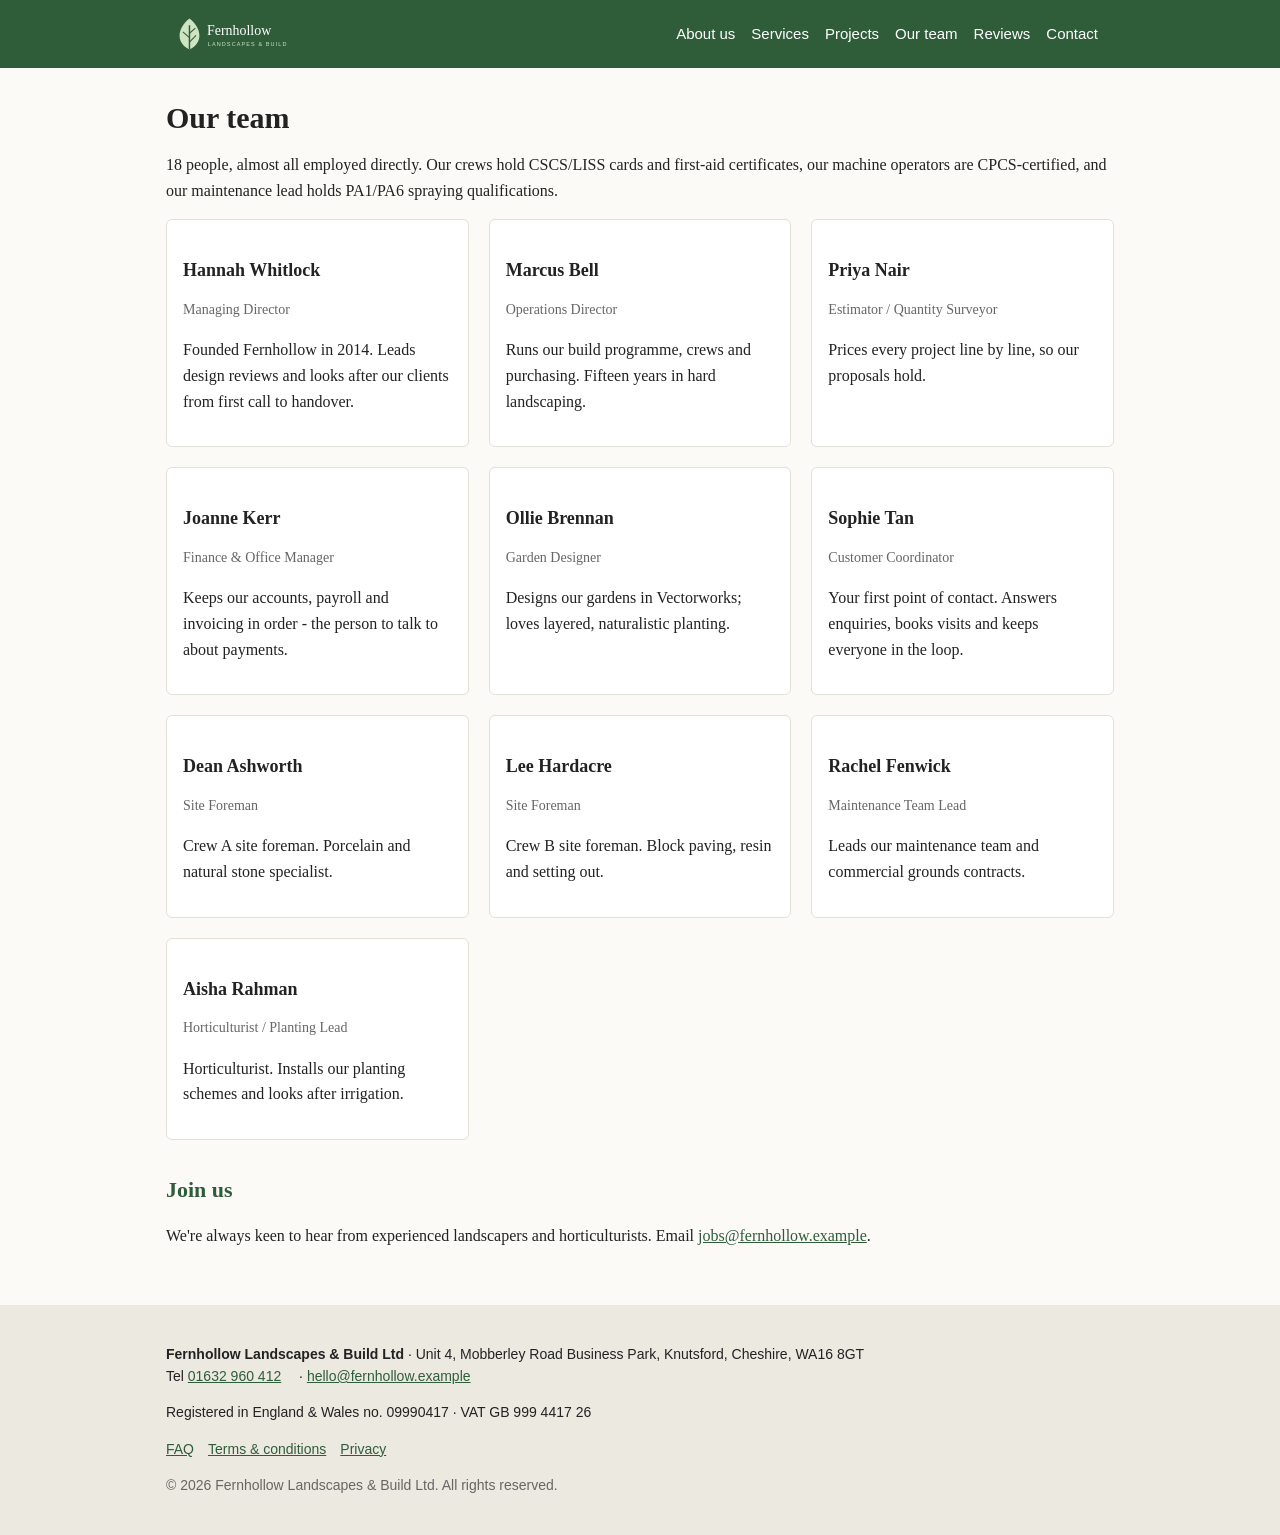
<file: team.html>
<!doctype html>
<html lang="en-GB">
<head>
<meta charset="utf-8">
<meta name="viewport" content="width=device-width, initial-scale=1">
<title>Our team | Fernhollow Landscapes</title>
<meta name="description" content="Meet the Fernhollow design, build and maintenance team.">
<link rel="icon" href="images/fernhollow-icon.png">
<link rel="apple-touch-icon" href="images/fernhollow-icon.png">
<link rel="stylesheet" href="style.css">
</head>
<body>
<header><div class="wrap">
<a href="./"><img src="images/fernhollow-logo.svg" alt="Fernhollow Landscapes &amp; Build logo"></a>
<nav><a href="about.html">About us</a><a href="services.html">Services</a><a href="projects.html">Projects</a><a href="team.html" aria-current=page>Our team</a><a href="testimonials.html">Reviews</a><a href="contact.html">Contact</a></nav>
</div></header>
<main><div class="wrap">

<h1>Our team</h1>
<p>18 people, almost all employed directly. Our crews hold CSCS/LISS cards and first-aid certificates, our machine operators are CPCS-certified, and our maintenance lead holds PA1/PA6 spraying qualifications.</p>
<div class="grid"><div class="card"><h3>Hannah Whitlock</h3><p class="muted">Managing Director</p><p>Founded Fernhollow in 2014. Leads design reviews and looks after our clients from first call to handover.</p></div><div class="card"><h3>Marcus Bell</h3><p class="muted">Operations Director</p><p>Runs our build programme, crews and purchasing. Fifteen years in hard landscaping.</p></div><div class="card"><h3>Priya Nair</h3><p class="muted">Estimator / Quantity Surveyor</p><p>Prices every project line by line, so our proposals hold.</p></div><div class="card"><h3>Joanne Kerr</h3><p class="muted">Finance &amp; Office Manager</p><p>Keeps our accounts, payroll and invoicing in order - the person to talk to about payments.</p></div><div class="card"><h3>Ollie Brennan</h3><p class="muted">Garden Designer</p><p>Designs our gardens in Vectorworks; loves layered, naturalistic planting.</p></div><div class="card"><h3>Sophie Tan</h3><p class="muted">Customer Coordinator</p><p>Your first point of contact. Answers enquiries, books visits and keeps everyone in the loop.</p></div><div class="card"><h3>Dean Ashworth</h3><p class="muted">Site Foreman</p><p>Crew A site foreman. Porcelain and natural stone specialist.</p></div><div class="card"><h3>Lee Hardacre</h3><p class="muted">Site Foreman</p><p>Crew B site foreman. Block paving, resin and setting out.</p></div><div class="card"><h3>Rachel Fenwick</h3><p class="muted">Maintenance Team Lead</p><p>Leads our maintenance team and commercial grounds contracts.</p></div><div class="card"><h3>Aisha Rahman</h3><p class="muted">Horticulturist / Planting Lead</p><p>Horticulturist. Installs our planting schemes and looks after irrigation.</p></div></div>
<h2>Join us</h2>
<p>We're always keen to hear from experienced landscapers and horticulturists. Email <a href="mailto:jobs@fernhollow.example">jobs@fernhollow.example</a>.</p>

</div></main>
<footer><div class="wrap">
<p><strong>Fernhollow Landscapes &amp; Build Ltd</strong> &middot; Unit 4, Mobberley Road Business Park, Knutsford, Cheshire, WA16 8GT<br>
Tel <a href="tel:01632960412">01632 960 412</a> &middot; <a href="mailto:hello@fernhollow.example">hello@fernhollow.example</a></p>
<p>Registered in England &amp; Wales no. 09990417 &middot; VAT GB 999 4417 26</p>
<p><a href="faq.html">FAQ</a><a href="terms.html">Terms &amp; conditions</a><a href="privacy.html">Privacy</a></p>
<p class="muted">&copy; 2026 Fernhollow Landscapes &amp; Build Ltd. All rights reserved.</p>
</div></footer>
</body>
</html>
</file>
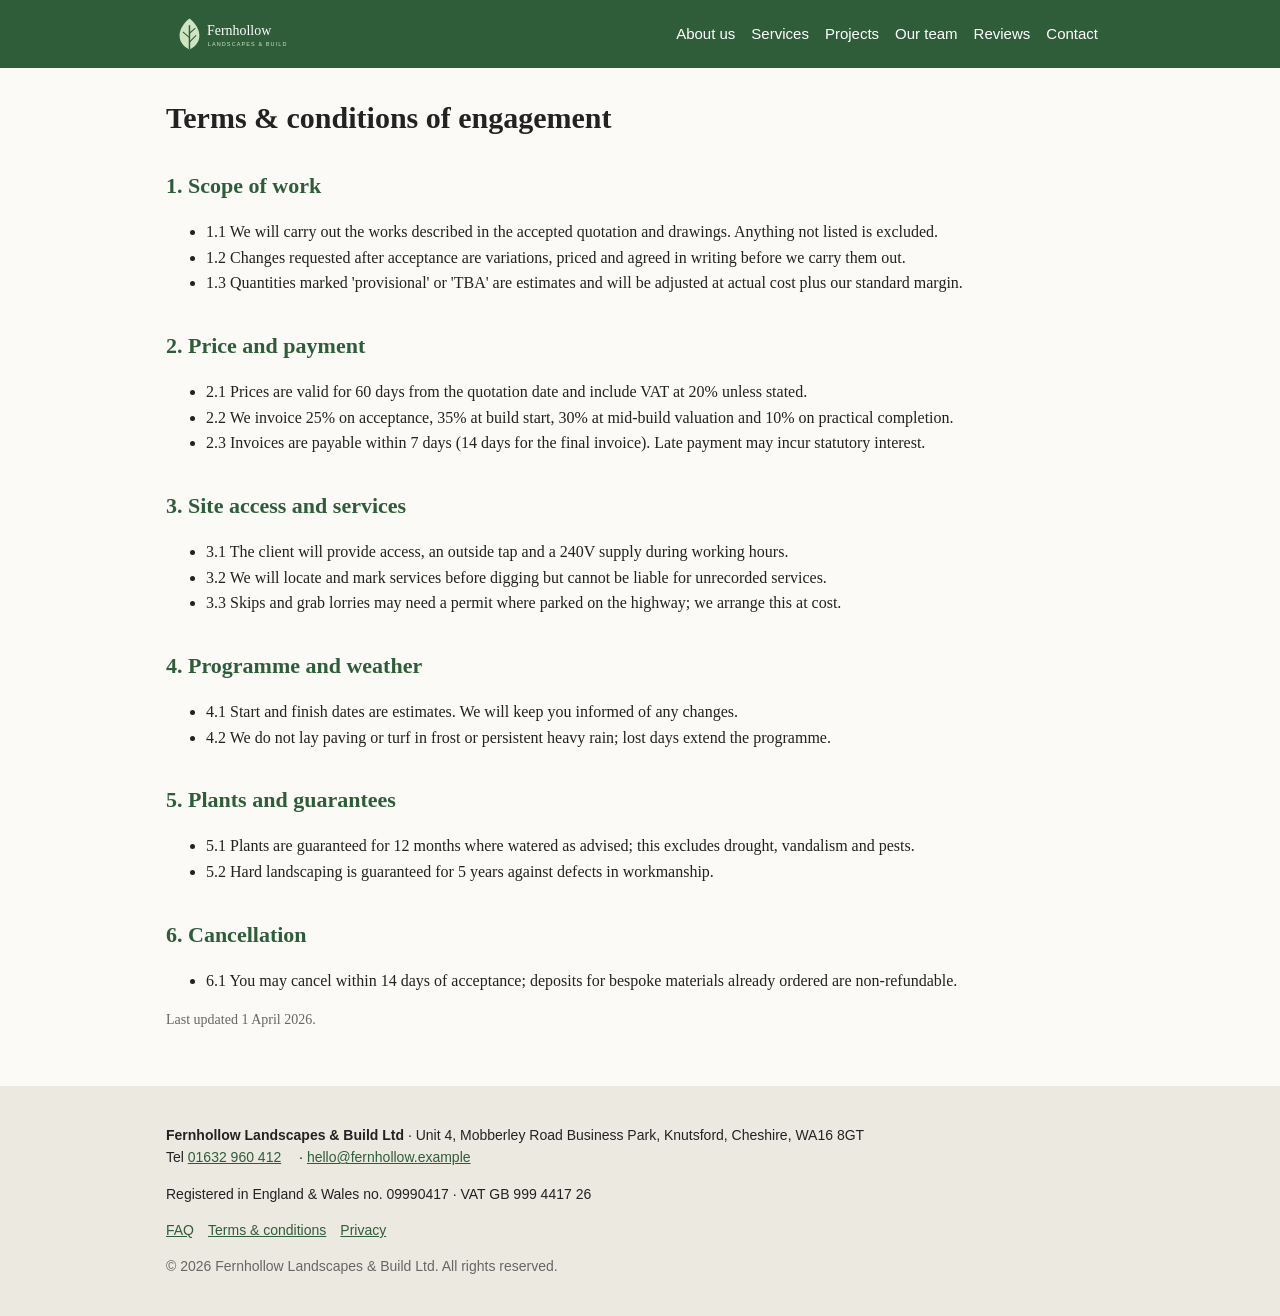
<file: terms.html>
<!doctype html>
<html lang="en-GB">
<head>
<meta charset="utf-8">
<meta name="viewport" content="width=device-width, initial-scale=1">
<title>Terms &amp; conditions | Fernhollow Landscapes</title>
<meta name="description" content="Fernhollow&#x27;s terms and conditions of engagement.">
<link rel="icon" href="images/fernhollow-icon.png">
<link rel="apple-touch-icon" href="images/fernhollow-icon.png">
<link rel="stylesheet" href="style.css">
</head>
<body>
<header><div class="wrap">
<a href="./"><img src="images/fernhollow-logo.svg" alt="Fernhollow Landscapes &amp; Build logo"></a>
<nav><a href="about.html">About us</a><a href="services.html">Services</a><a href="projects.html">Projects</a><a href="team.html">Our team</a><a href="testimonials.html">Reviews</a><a href="contact.html">Contact</a></nav>
</div></header>
<main><div class="wrap">
<h1>Terms &amp; conditions of engagement</h1><h2>1. Scope of work</h2><ul><li>1.1 We will carry out the works described in the accepted quotation and drawings. Anything not listed is excluded.</li><li>1.2 Changes requested after acceptance are variations, priced and agreed in writing before we carry them out.</li><li>1.3 Quantities marked &#x27;provisional&#x27; or &#x27;TBA&#x27; are estimates and will be adjusted at actual cost plus our standard margin.</li></ul><h2>2. Price and payment</h2><ul><li>2.1 Prices are valid for 60 days from the quotation date and include VAT at 20% unless stated.</li><li>2.2 We invoice 25% on acceptance, 35% at build start, 30% at mid-build valuation and 10% on practical completion.</li><li>2.3 Invoices are payable within 7 days (14 days for the final invoice). Late payment may incur statutory interest.</li></ul><h2>3. Site access and services</h2><ul><li>3.1 The client will provide access, an outside tap and a 240V supply during working hours.</li><li>3.2 We will locate and mark services before digging but cannot be liable for unrecorded services.</li><li>3.3 Skips and grab lorries may need a permit where parked on the highway; we arrange this at cost.</li></ul><h2>4. Programme and weather</h2><ul><li>4.1 Start and finish dates are estimates. We will keep you informed of any changes.</li><li>4.2 We do not lay paving or turf in frost or persistent heavy rain; lost days extend the programme.</li></ul><h2>5. Plants and guarantees</h2><ul><li>5.1 Plants are guaranteed for 12 months where watered as advised; this excludes drought, vandalism and pests.</li><li>5.2 Hard landscaping is guaranteed for 5 years against defects in workmanship.</li></ul><h2>6. Cancellation</h2><ul><li>6.1 You may cancel within 14 days of acceptance; deposits for bespoke materials already ordered are non-refundable.</li></ul><p class="muted">Last updated 1 April 2026.</p>
</div></main>
<footer><div class="wrap">
<p><strong>Fernhollow Landscapes &amp; Build Ltd</strong> &middot; Unit 4, Mobberley Road Business Park, Knutsford, Cheshire, WA16 8GT<br>
Tel <a href="tel:01632960412">01632 960 412</a> &middot; <a href="mailto:hello@fernhollow.example">hello@fernhollow.example</a></p>
<p>Registered in England &amp; Wales no. 09990417 &middot; VAT GB 999 4417 26</p>
<p><a href="faq.html">FAQ</a><a href="terms.html">Terms &amp; conditions</a><a href="privacy.html">Privacy</a></p>
<p class="muted">&copy; 2026 Fernhollow Landscapes &amp; Build Ltd. All rights reserved.</p>
</div></footer>
</body>
</html>
</file>
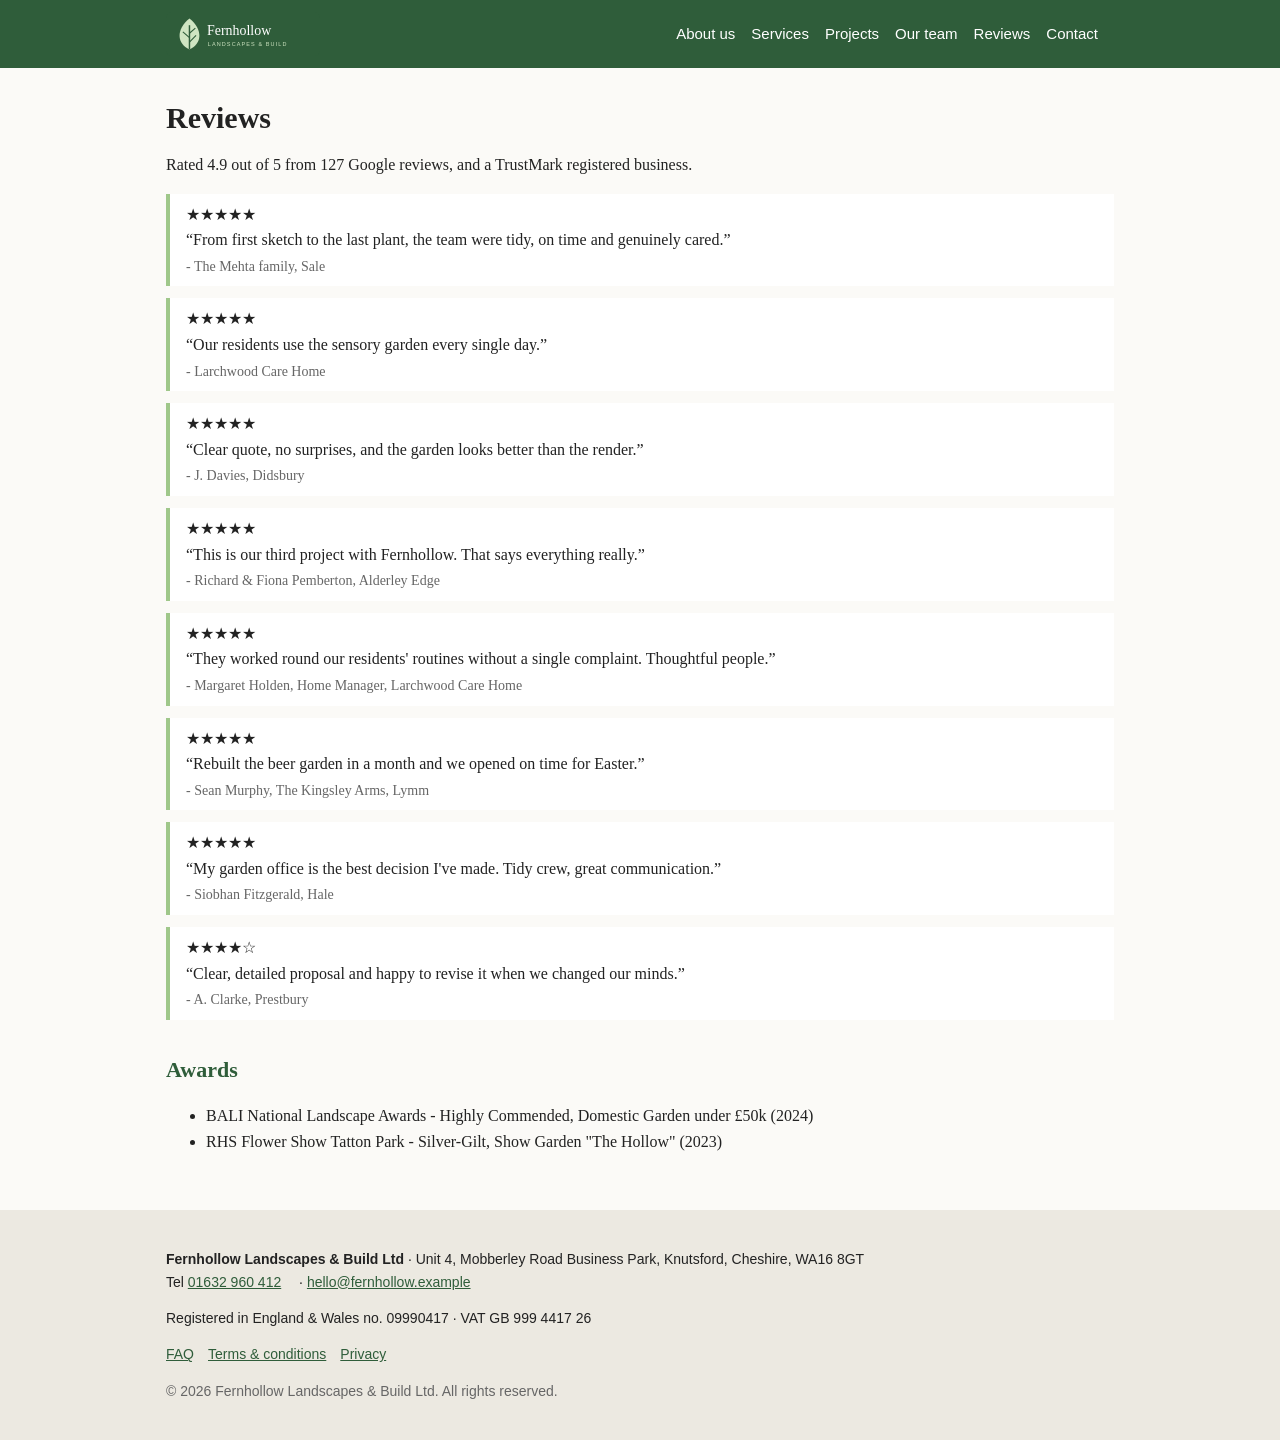
<file: testimonials.html>
<!doctype html>
<html lang="en-GB">
<head>
<meta charset="utf-8">
<meta name="viewport" content="width=device-width, initial-scale=1">
<title>Reviews &amp; testimonials | Fernhollow Landscapes</title>
<meta name="description" content="What clients say about Fernhollow Landscapes &amp; Build.">
<link rel="icon" href="images/fernhollow-icon.png">
<link rel="apple-touch-icon" href="images/fernhollow-icon.png">
<link rel="stylesheet" href="style.css">
</head>
<body>
<header><div class="wrap">
<a href="./"><img src="images/fernhollow-logo.svg" alt="Fernhollow Landscapes &amp; Build logo"></a>
<nav><a href="about.html">About us</a><a href="services.html">Services</a><a href="projects.html">Projects</a><a href="team.html">Our team</a><a href="testimonials.html" aria-current=page>Reviews</a><a href="contact.html">Contact</a></nav>
</div></header>
<main><div class="wrap">

<h1>Reviews</h1>
<p>Rated 4.9 out of 5 from 127 Google reviews, and a TrustMark registered business.</p>
<blockquote>&#9733;&#9733;&#9733;&#9733;&#9733;<br>&ldquo;From first sketch to the last plant, the team were tidy, on time and genuinely cared.&rdquo;<br><span class="muted">- The Mehta family, Sale</span></blockquote><blockquote>&#9733;&#9733;&#9733;&#9733;&#9733;<br>&ldquo;Our residents use the sensory garden every single day.&rdquo;<br><span class="muted">- Larchwood Care Home</span></blockquote><blockquote>&#9733;&#9733;&#9733;&#9733;&#9733;<br>&ldquo;Clear quote, no surprises, and the garden looks better than the render.&rdquo;<br><span class="muted">- J. Davies, Didsbury</span></blockquote><blockquote>&#9733;&#9733;&#9733;&#9733;&#9733;<br>&ldquo;This is our third project with Fernhollow. That says everything really.&rdquo;<br><span class="muted">- Richard &amp; Fiona Pemberton, Alderley Edge</span></blockquote><blockquote>&#9733;&#9733;&#9733;&#9733;&#9733;<br>&ldquo;They worked round our residents&#x27; routines without a single complaint. Thoughtful people.&rdquo;<br><span class="muted">- Margaret Holden, Home Manager, Larchwood Care Home</span></blockquote><blockquote>&#9733;&#9733;&#9733;&#9733;&#9733;<br>&ldquo;Rebuilt the beer garden in a month and we opened on time for Easter.&rdquo;<br><span class="muted">- Sean Murphy, The Kingsley Arms, Lymm</span></blockquote><blockquote>&#9733;&#9733;&#9733;&#9733;&#9733;<br>&ldquo;My garden office is the best decision I&#x27;ve made. Tidy crew, great communication.&rdquo;<br><span class="muted">- Siobhan Fitzgerald, Hale</span></blockquote><blockquote>&#9733;&#9733;&#9733;&#9733;&#9734;<br>&ldquo;Clear, detailed proposal and happy to revise it when we changed our minds.&rdquo;<br><span class="muted">- A. Clarke, Prestbury</span></blockquote>
<h2>Awards</h2>
<ul><li>BALI National Landscape Awards - Highly Commended, Domestic Garden under £50k (2024)</li>
<li>RHS Flower Show Tatton Park - Silver-Gilt, Show Garden "The Hollow" (2023)</li></ul>

</div></main>
<footer><div class="wrap">
<p><strong>Fernhollow Landscapes &amp; Build Ltd</strong> &middot; Unit 4, Mobberley Road Business Park, Knutsford, Cheshire, WA16 8GT<br>
Tel <a href="tel:01632960412">01632 960 412</a> &middot; <a href="mailto:hello@fernhollow.example">hello@fernhollow.example</a></p>
<p>Registered in England &amp; Wales no. 09990417 &middot; VAT GB 999 4417 26</p>
<p><a href="faq.html">FAQ</a><a href="terms.html">Terms &amp; conditions</a><a href="privacy.html">Privacy</a></p>
<p class="muted">&copy; 2026 Fernhollow Landscapes &amp; Build Ltd. All rights reserved.</p>
</div></footer>
</body>
</html>
</file>
<file: style.css>
*{box-sizing:border-box}
body{margin:0;font-family:Georgia,'Times New Roman',serif;color:#222;background:#fbfaf7;line-height:1.6}
a{color:#2f5d3a}
header{background:#2f5d3a;color:#fff;padding:12px 16px}
header .wrap{display:flex;flex-wrap:wrap;align-items:center;justify-content:space-between;gap:12px}
header img{height:44px;display:block}
nav a{color:#fff;text-decoration:none;margin-right:16px;font-family:Arial,sans-serif;font-size:15px}
nav a:hover{text-decoration:underline}
.wrap{max-width:980px;margin:0 auto;padding:0 16px}
main{padding:24px 0 40px}
h1{font-size:30px;line-height:1.2;margin:8px 0 12px}
h2{font-size:22px;margin:32px 0 8px;color:#2f5d3a}
h3{font-size:18px;margin:20px 0 4px}
img.photo{width:100%;height:auto;border-radius:6px;display:block}
.grid{display:grid;grid-template-columns:repeat(auto-fit,minmax(260px,1fr));gap:20px}
.card{background:#fff;border:1px solid #e3e0d8;border-radius:6px;padding:16px}
.muted{color:#666;font-size:14px}
blockquote{margin:12px 0;padding:8px 16px;border-left:4px solid #9fc78a;background:#fff}
table{border-collapse:collapse;width:100%;background:#fff}
td,th{border:1px solid #e3e0d8;padding:8px;text-align:left;vertical-align:top}
.cta{display:inline-block;background:#2f5d3a;color:#fff;padding:10px 18px;border-radius:4px;text-decoration:none;font-family:Arial,sans-serif}
footer{background:#ece9e1;padding:24px 0;font-size:14px;font-family:Arial,sans-serif}
footer a{margin-right:14px}
form label{display:block;margin-top:10px;font-family:Arial,sans-serif;font-size:14px}
form input,form textarea,form select{width:100%;padding:8px;border:1px solid #ccc;border-radius:4px;font:inherit}
</file>
